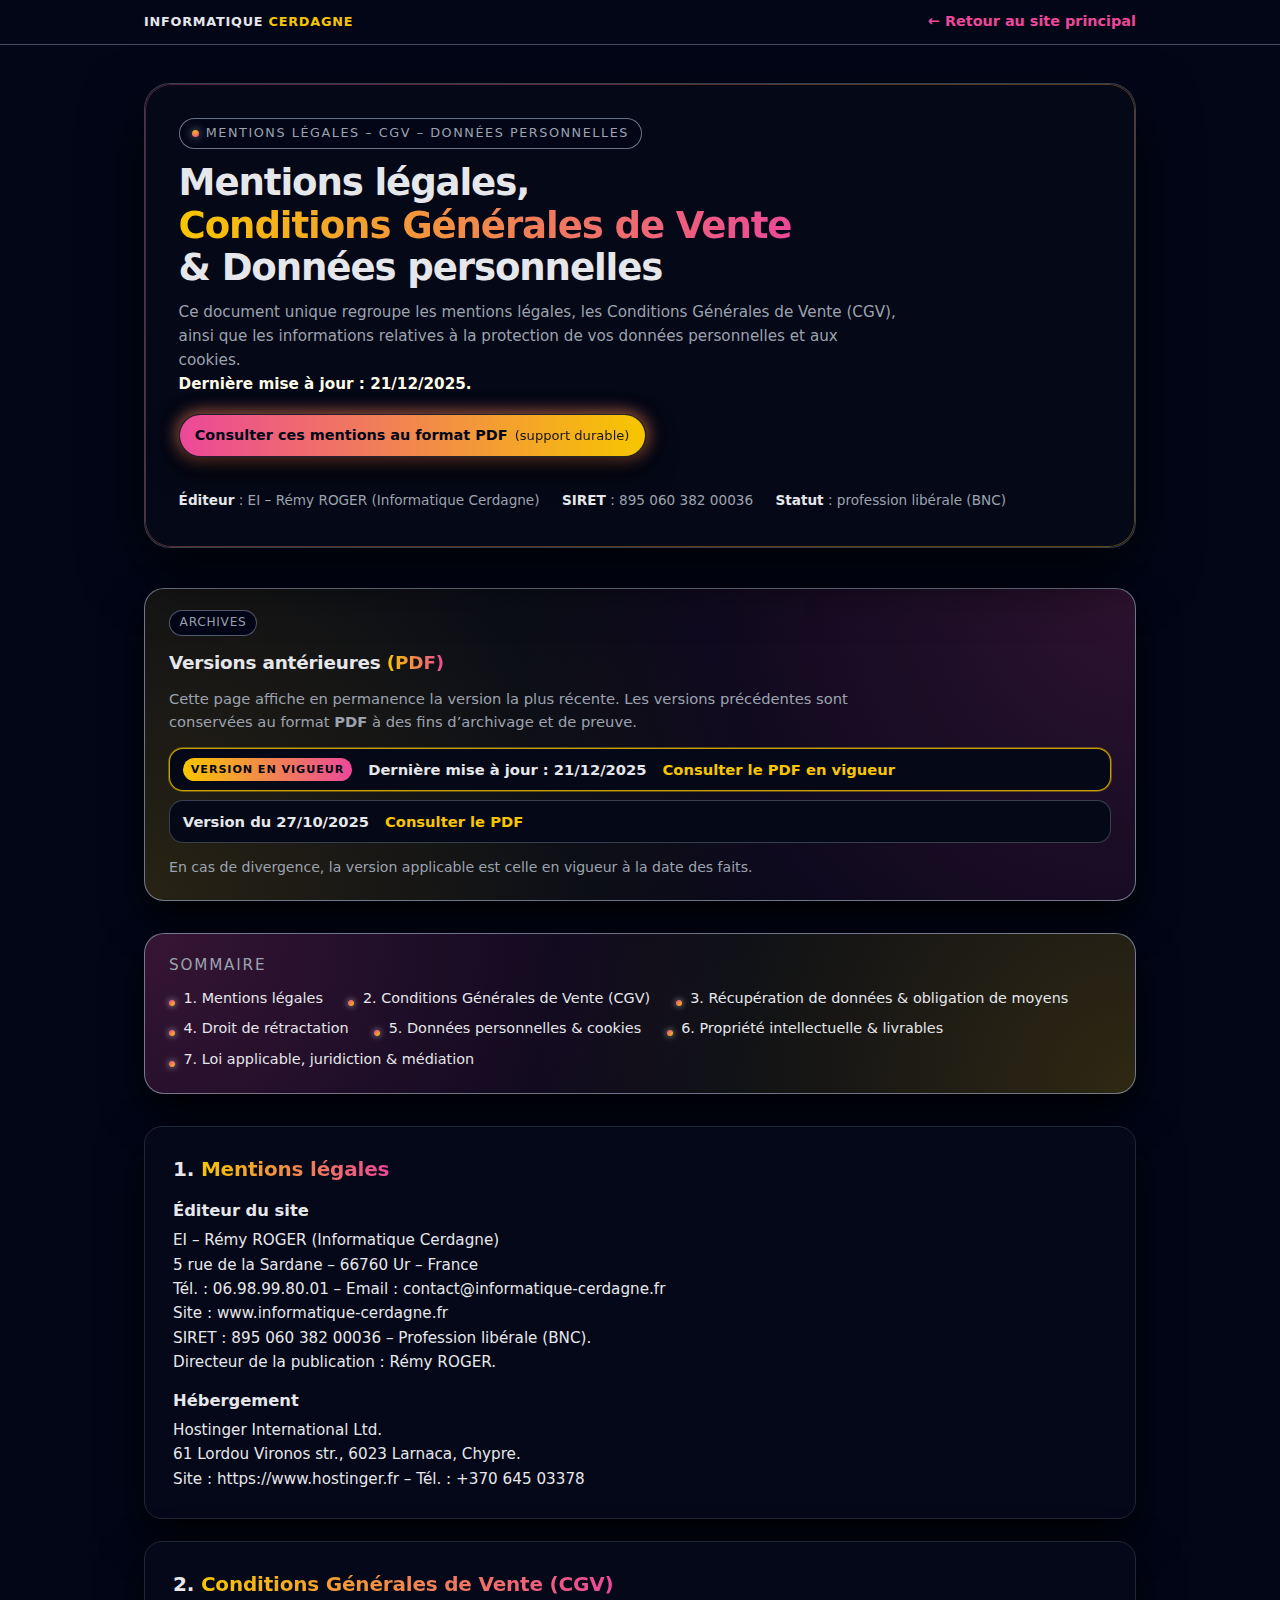
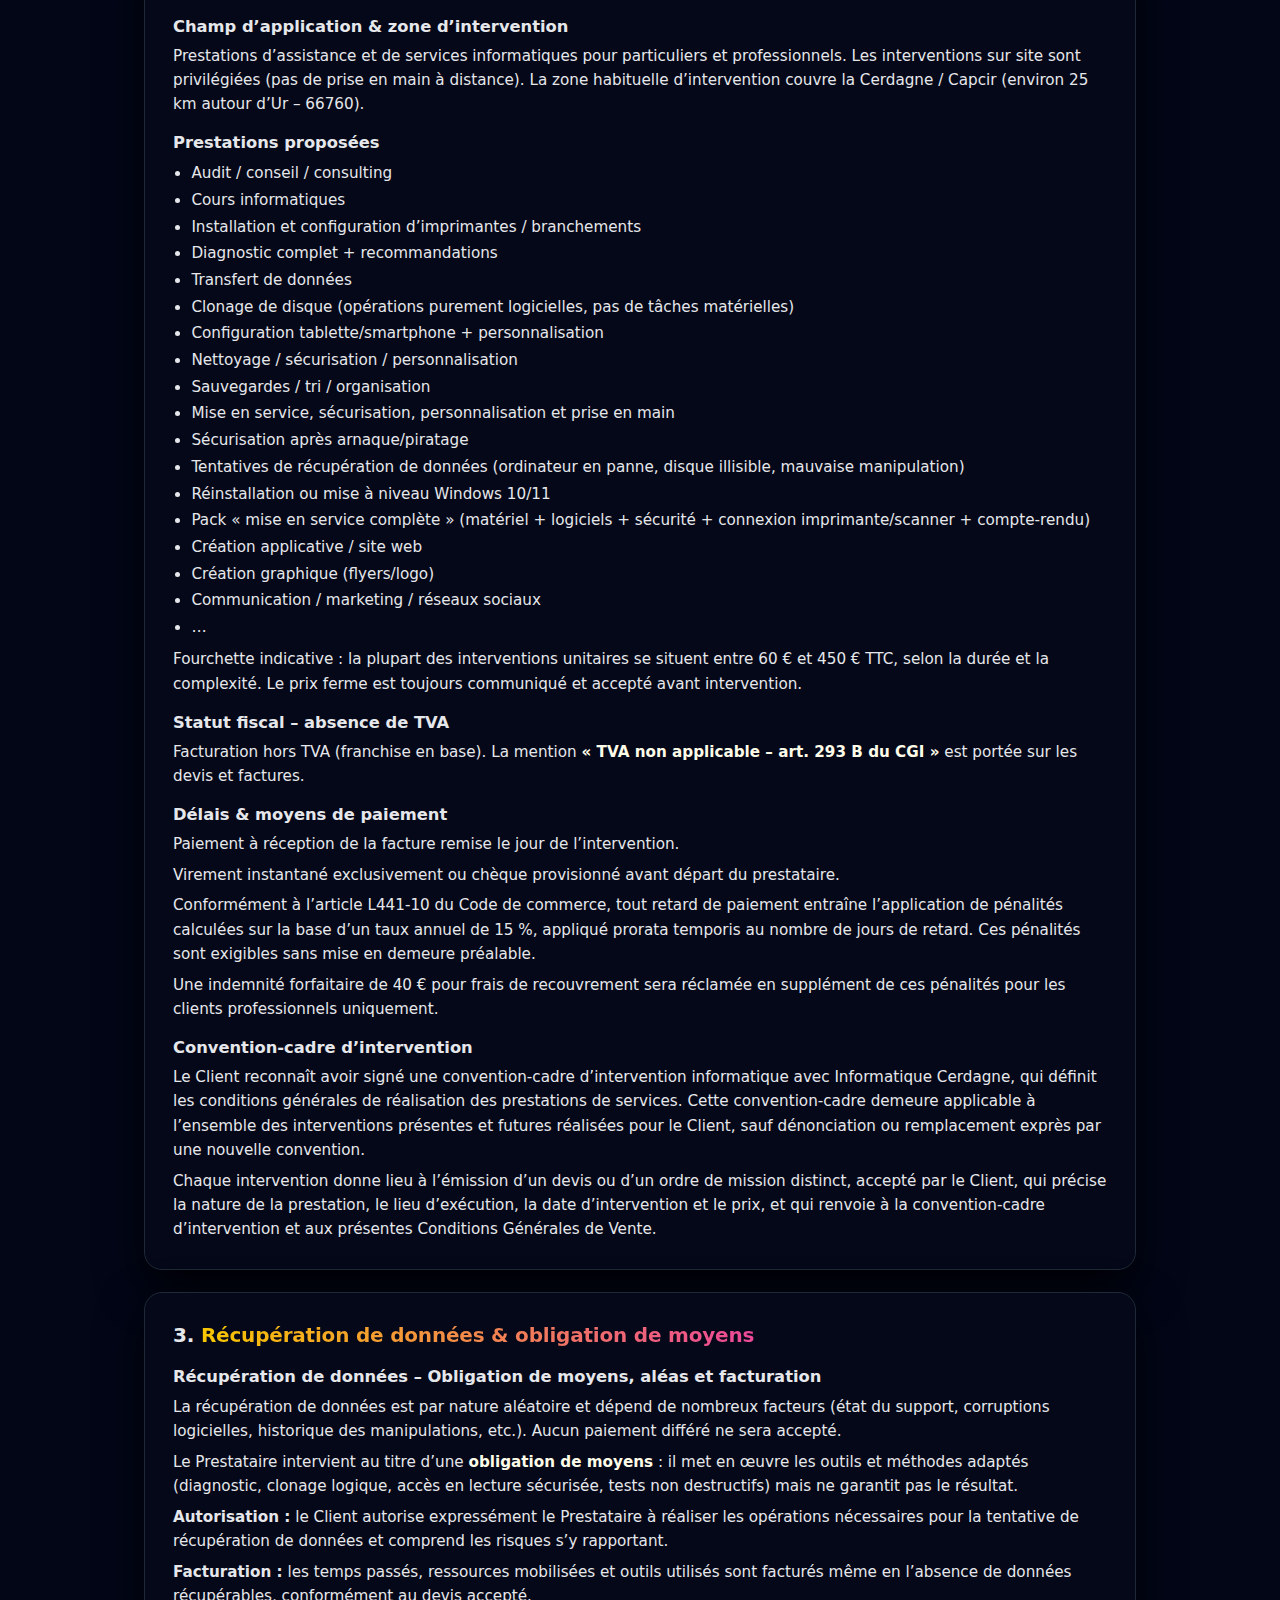
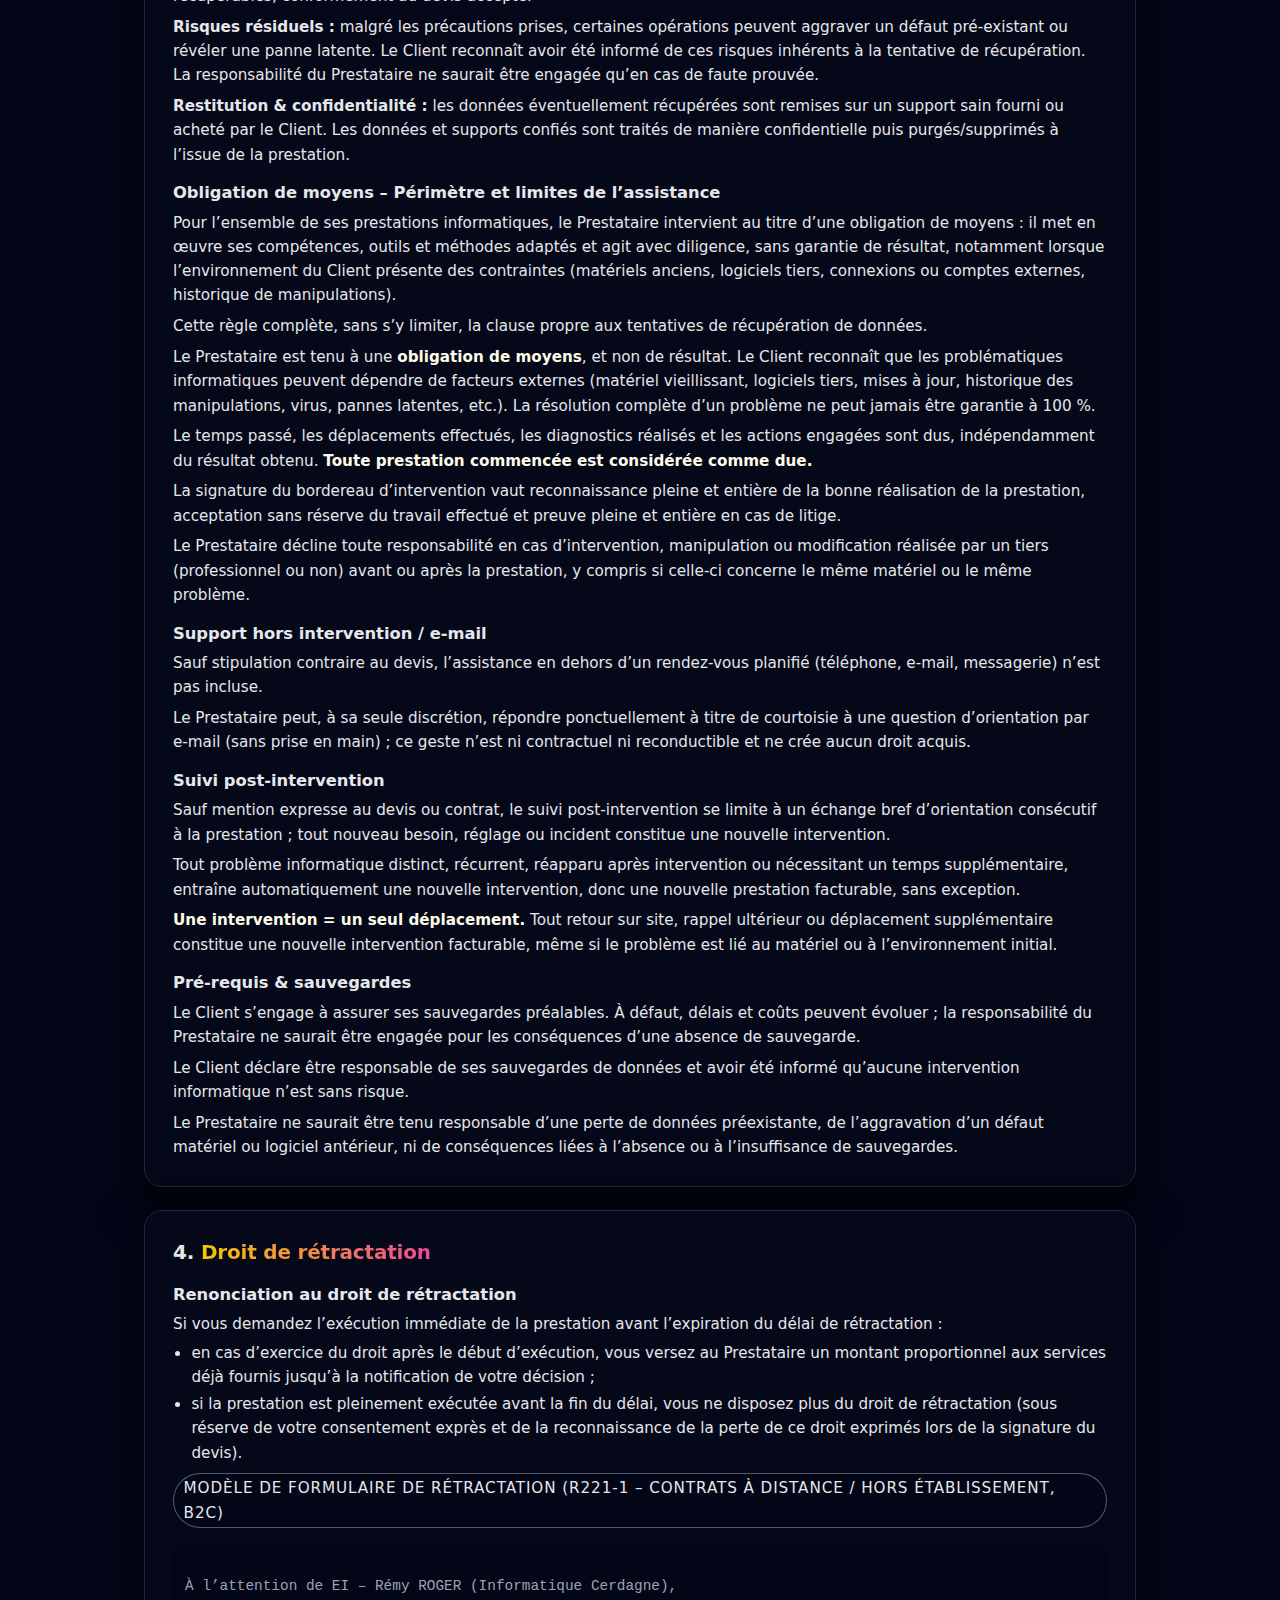
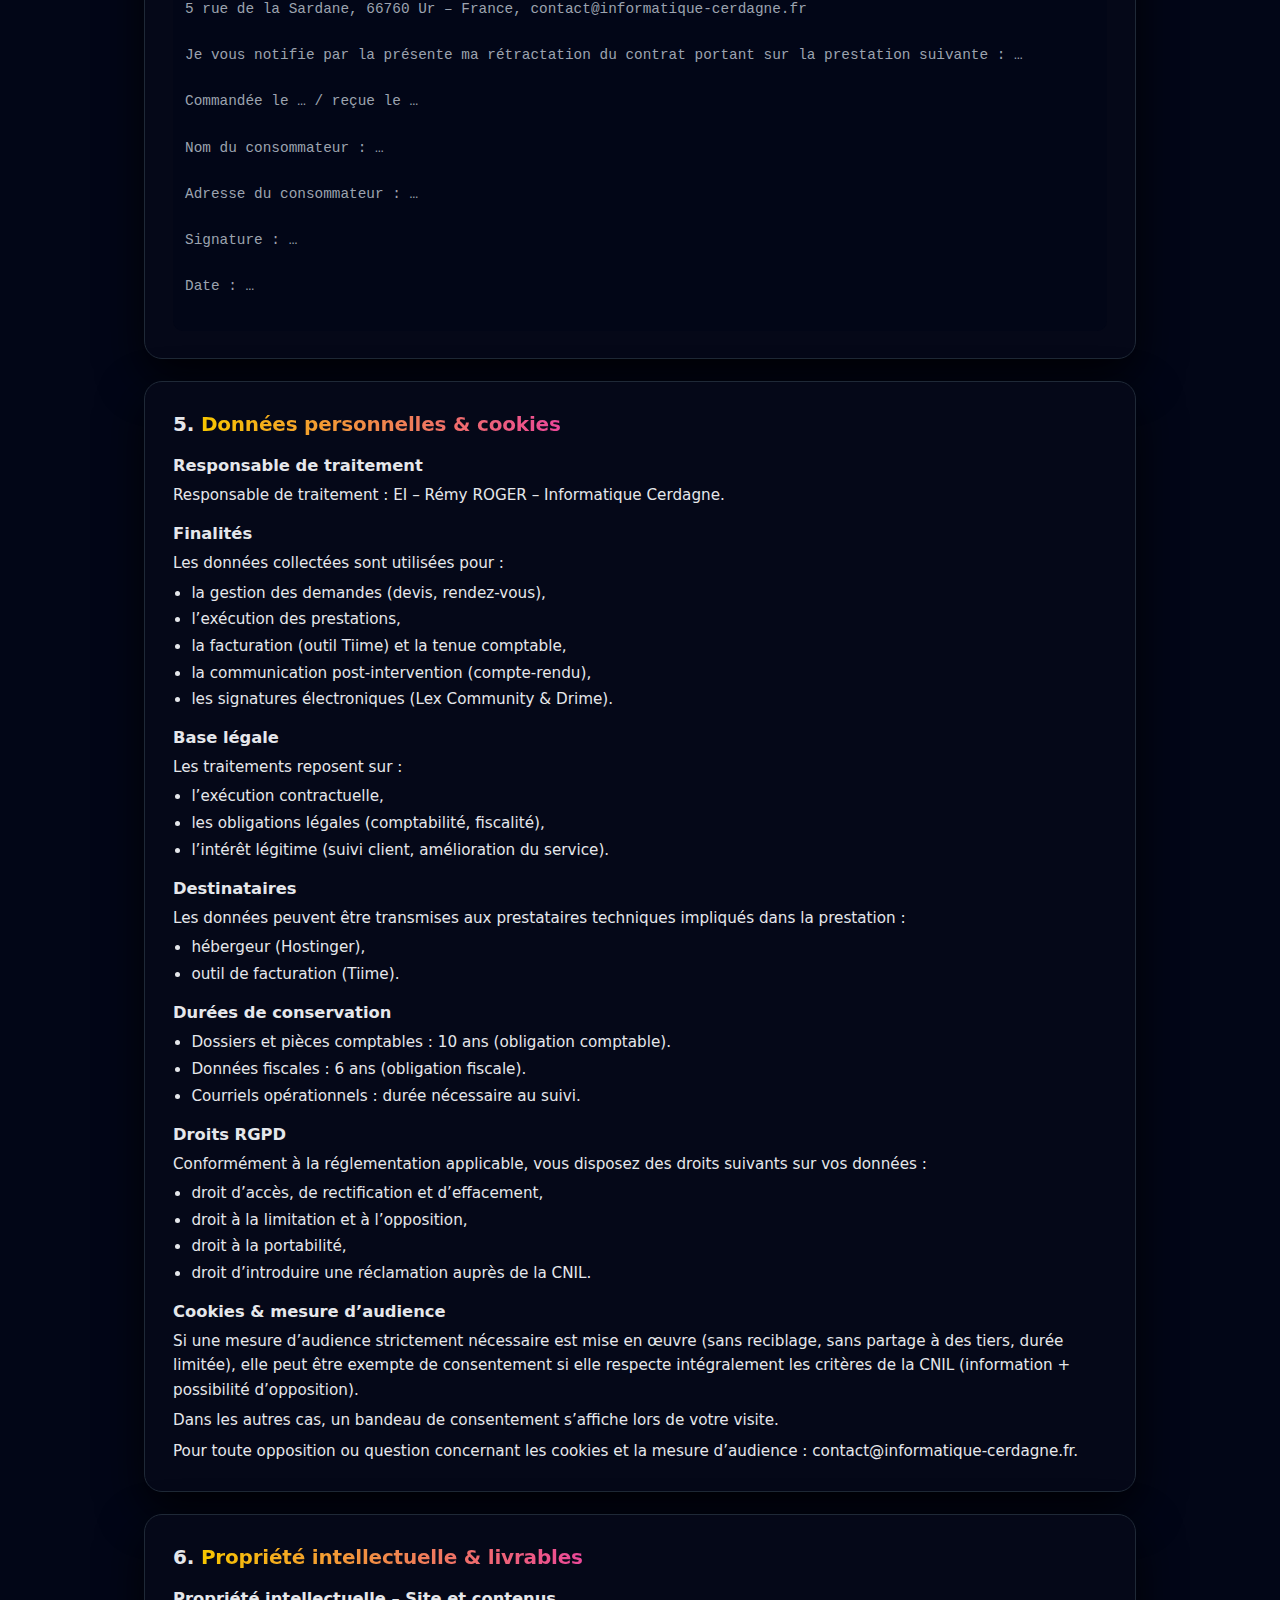
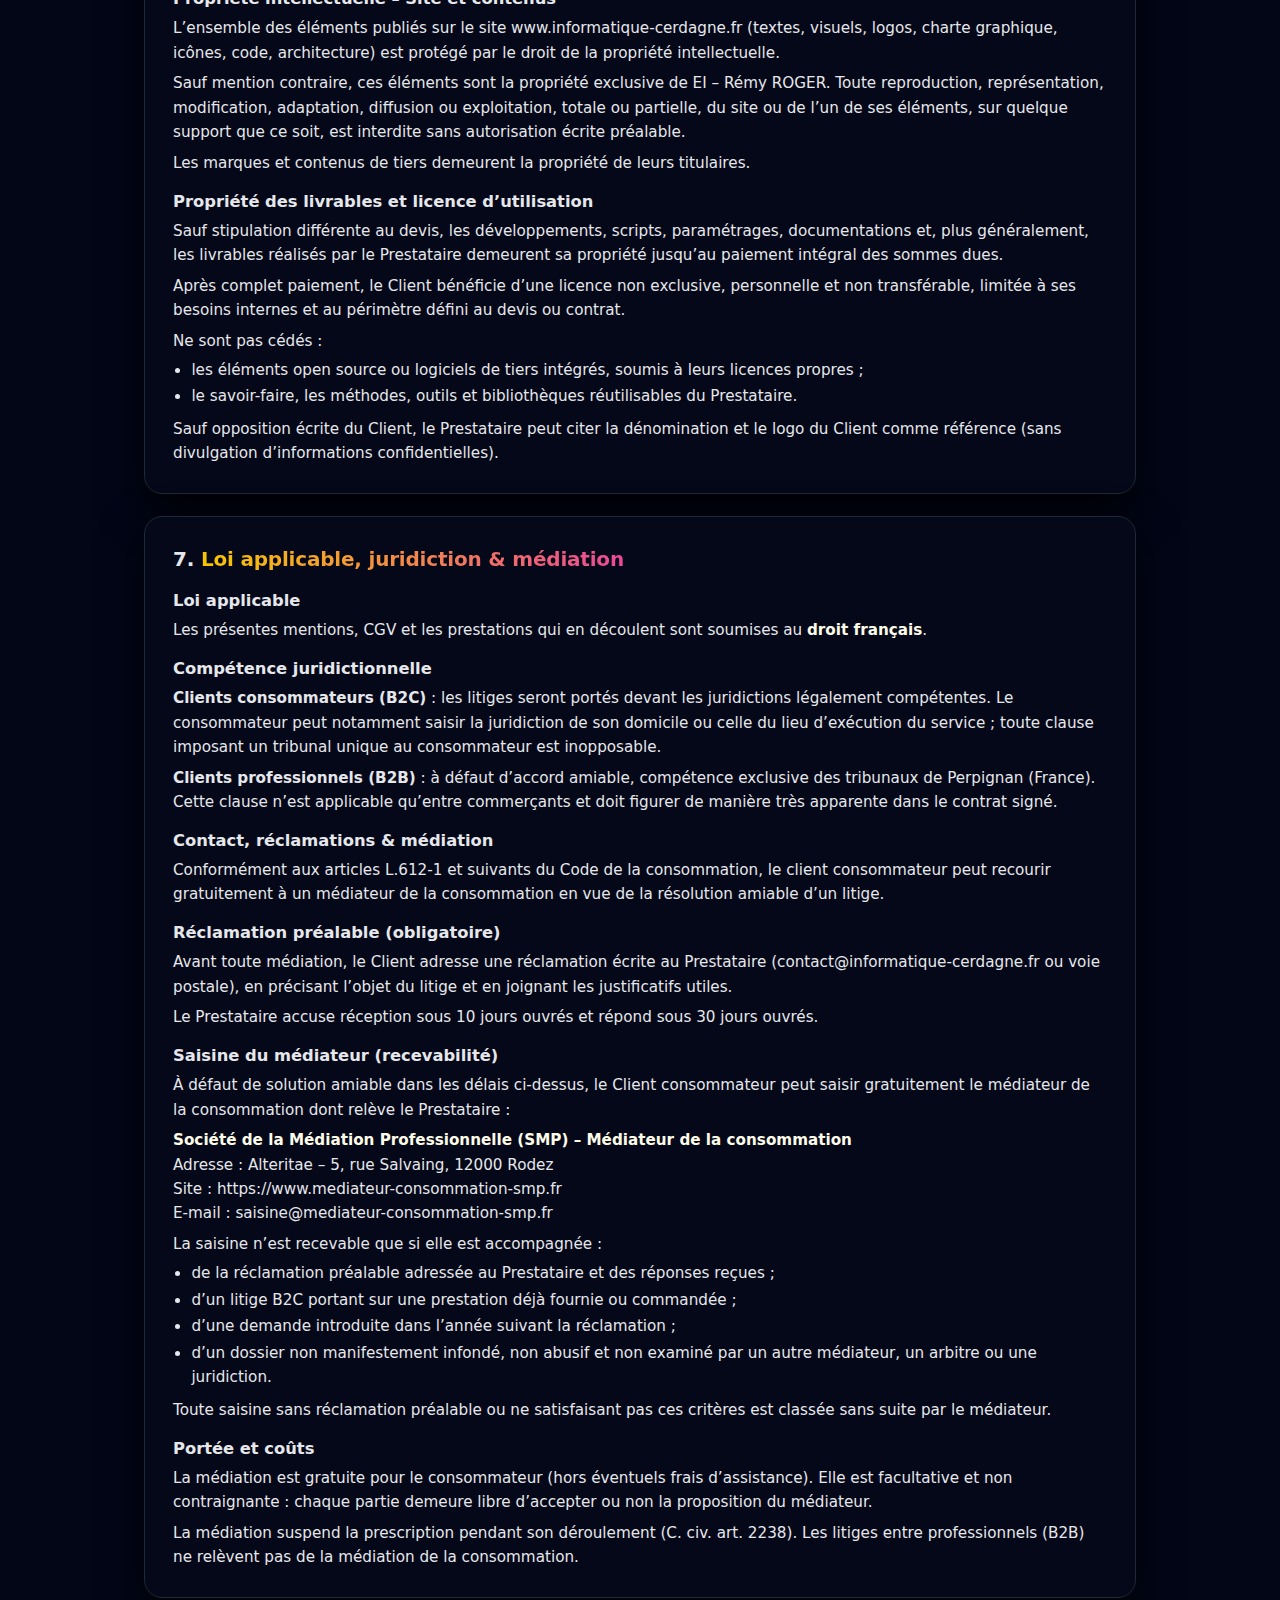
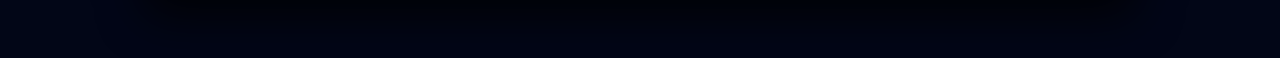
<file: mentions-legales.html>
<!DOCTYPE html>
<html lang="fr">
<head>
  <meta charset="UTF-8">
  <title>Mentions légales, CGV & Données personnelles – Informatique Cerdagne</title>
  <meta name="viewport" content="width=device-width, initial-scale=1">

  <style>
    :root {
      --bg: #020617;             /* bleu nuit très sombre */
      --card: #050816;
      --card-soft: #050818;
      --border-soft: #1f2937;
      --text: #e5e7eb;
      --muted: #9ca3af;
      --yellow: #f7c600;         /* jaune doré charte */
      --pink: #ec4899;           /* rose voiture */
      --radius-xl: 26px;
      --radius-lg: 18px;
      --shadow-soft: 0 24px 60px rgba(0, 0, 0, 0.75);
    }

    * { box-sizing: border-box; margin: 0; padding: 0; }
    html, body { height: 100%; }

    body {
      font-family: system-ui, -apple-system, BlinkMacSystemFont, "SF Pro Text",
        "Segoe UI", sans-serif;
      background: var(--bg);   /* fond uni */
      color: var(--text);
      line-height: 1.6;
      -webkit-font-smoothing: antialiased;
    }

    /* ========= TOP BAR ========= */

    .top-bar {
      border-bottom: 1px solid rgba(148, 163, 184, 0.45);
      background: #020617;
      position: sticky;
      top: 0;
      z-index: 20;
    }

    .top-bar-inner {
      max-width: 1040px;
      margin: 0 auto;
      padding: 0.65rem 1.5rem;
      display: flex;
      align-items: center;
      justify-content: space-between;
      gap: 1rem;
    }

    .brand {
      font-weight: 700;
      letter-spacing: 0.06em;
      text-transform: uppercase;
      font-size: 0.8rem;
      color: #e5e7eb;
    }

    .brand span {
      color: var(--yellow);
    }

    a.premium {
      display: inline-flex;
      align-items: center;
      gap: 6px;
      font-weight: 600;
      text-decoration: none;
      position: relative;
      color: var(--pink);
      font-size: 0.9rem;
      white-space: nowrap;
    }

    a.premium::after {
      content: "";
      position: absolute;
      left: 0;
      bottom: -2px;
      width: 100%;
      height: 2px;
      border-radius: 999px;
      background: linear-gradient(90deg, var(--pink), var(--yellow));
      transform-origin: left;
      transform: scaleX(0);
      transition: transform 0.25s ease-out;
    }

    a.premium:hover::after,
    a.premium:focus-visible::after {
      transform: scaleX(1);
    }

    main {
      max-width: 1040px;
      margin: 0 auto;
      padding: 2.4rem 1.5rem 3.75rem;
    }

    /* ========= HERO ========= */

    header.hero {
      margin-bottom: 2.5rem;
      padding: 2.1rem 2.1rem 2.2rem;
      border-radius: var(--radius-xl);
      background: var(--card);
      box-shadow: var(--shadow-soft);
      border: 1px solid rgba(148, 163, 184, 0.35);
      position: relative;
      overflow: hidden;
    }

    .hero::before {
      content: "";
      position: absolute;
      inset: 0;
      border-radius: inherit;
      pointer-events: none;
      border: 1px solid transparent;
      background:
        linear-gradient(135deg, var(--pink), var(--yellow)) border-box;
      mask:
        linear-gradient(#000 0 0) padding-box,
        linear-gradient(#000 0 0);
      mask-composite: xor;
              mask-composite: exclude;
      opacity: 0.35;
    }

    .hero-inner {
      position: relative;
      z-index: 1;
      display: grid;
      gap: 1.2rem;
    }

    .badge {
      display: inline-flex;
      align-items: center;
      gap: 0.45rem;
      padding: 0.25rem 0.75rem 0.3rem;
      border-radius: 999px;
      font-size: 0.8rem;
      letter-spacing: 0.12em;
      text-transform: uppercase;
      background: #020617;
      color: var(--muted);
      border: 1px solid rgba(148, 163, 184, 0.7);
    }

    .badge-dot {
      width: 7px;
      height: 7px;
      border-radius: 999px;
      background: radial-gradient(circle at 30% 0%, var(--yellow), var(--pink));
      box-shadow: 0 0 10px rgba(248, 250, 252, 0.6);
    }

    h1 {
      font-size: clamp(1.9rem, 2.9vw, 2.4rem);
      line-height: 1.15;
      font-weight: 800;
      letter-spacing: -0.03em;
      margin: 0.8rem 0 0.6rem;
    }

    h1 span.accent {
      background: linear-gradient(90deg, var(--yellow), var(--pink));
      background-clip: text;
      color: transparent;
    }

    .hero-subtitle {
      max-width: 720px;
      color: var(--muted);
      font-size: 0.95rem;
      margin-bottom: 0.35rem;
    }

    .hero-subtitle strong {
      color: #fefce8;
      font-weight: 600;
    }

    .hero-meta {
      display: flex;
      flex-wrap: wrap;
      gap: 0.75rem 1.4rem;
      margin-top: 0.85rem;
      font-size: 0.85rem;
      color: var(--muted);
    }

    .hero-meta strong {
      color: var(--text);
      font-weight: 600;
    }

    /* Bouton de téléchargement PDF (support durable) */
    .hero-actions {
      margin-top: 1.1rem;
    }

    .btn-download {
      display: inline-flex;
      align-items: center;
      gap: 0.45rem;
      padding: 0.55rem 0.95rem;
      border-radius: 999px;
      font-size: 0.9rem;
      font-weight: 600;
      text-decoration: none;
      background: linear-gradient(90deg, var(--pink), var(--yellow));
      color: #020617;
      box-shadow:
        0 12px 30px rgba(0, 0, 0, 0.7),
        0 0 18px rgba(236, 72, 153, 0.55),
        0 0 16px rgba(247, 198, 0, 0.55);
      border: 1px solid rgba(15, 23, 42, 0.9);
      transition: transform 0.18s ease-out, box-shadow 0.18s ease-out, filter 0.18s ease-out;
    }

    .btn-download__note {
      font-weight: 500;
      font-size: 0.82rem;
      opacity: 0.9;
    }

    .btn-download:hover,
    .btn-download:focus-visible {
      transform: translateY(-1px);
      box-shadow:
        0 16px 40px rgba(0, 0, 0, 0.85),
        0 0 22px rgba(236, 72, 153, 0.7),
        0 0 18px rgba(247, 198, 0, 0.7);
      filter: brightness(1.03);
    }

    /* ========= SOMMAIRE ========= */

    .legal-toc {
      margin-bottom: 2rem;
      padding: 1.2rem 1.5rem 1.4rem;
      border-radius: 20px;
      background:
        radial-gradient(circle at 0% 0%, rgba(236, 72, 153, 0.22), transparent 60%),
        radial-gradient(circle at 100% 100%, rgba(247, 198, 0, 0.18), transparent 60%),
        #020617;
      border: 1px solid rgba(148, 163, 184, 0.7);
      box-shadow: 0 18px 40px rgba(0, 0, 0, 0.85);
    }

    .legal-toc-title {
      font-size: 0.95rem;
      text-transform: uppercase;
      letter-spacing: 0.12em;
      color: var(--muted);
      margin-bottom: 0.6rem;
    }

    .legal-toc-list {
      list-style: none;
      display: flex;
      flex-wrap: wrap;
      gap: 0.45rem 1.6rem;
      font-size: 0.9rem;
    }

    .legal-toc-list a {
      color: var(--text);
      text-decoration: none;
      position: relative;
      padding-left: 0.9rem;
    }

    .legal-toc-list a::before {
      content: "";
      position: absolute;
      left: 0;
      top: 0.7em;
      width: 6px;
      height: 6px;
      border-radius: 999px;
      background: linear-gradient(135deg, var(--pink), var(--yellow));
      box-shadow: 0 0 6px rgba(248, 250, 252, 0.7);
    }

    .legal-toc-list a:hover,
    .legal-toc-list a:focus-visible {
      color: var(--yellow);
    }

    /* ========= CONTENU ========= */

    .legal-grid {
      display: flex;
      flex-direction: column;
      gap: 1.4rem;
    }

    .legal-block {
      border-radius: var(--radius-lg);
      background: var(--card-soft);
      border: 1px solid var(--border-soft);
      box-shadow: 0 18px 45px rgba(0, 0, 0, 0.8);
      padding: 1.6rem 1.75rem 1.7rem;
    }

    .legal-block h2 {
      font-size: 1.25rem;
      margin-bottom: 0.4rem;
      letter-spacing: -0.01em;
    }

    .legal-block h2 span {
      background: linear-gradient(90deg, var(--yellow), var(--pink));
      background-clip: text;
      color: transparent;
    }

    .legal-block h3 {
      font-size: 1.02rem;
      margin-top: 0.85rem;
      margin-bottom: 0.25rem;
    }

    .legal-block p {
      font-size: 0.95rem;
      color: var(--text);
    }

    .legal-block p + p {
      margin-top: 0.4rem;
    }

    .legal-block ul {
      margin: 0.3rem 0 0.5rem 0;
      padding-left: 1.15rem;
      font-size: 0.95rem;
      color: var(--text);
    }

    .legal-block li + li {
      margin-top: 0.15rem;
    }

    .muted {
      color: var(--muted);
      font-size: 0.9rem;
    }

    .legal-inline-title {
      font-weight: 600;
    }

    .code-like {
      font-family: ui-monospace, SFMono-Regular, Menlo, Monaco, Consolas, "Liberation Mono", "Courier New", monospace;
      font-size: 0.9rem;
      background: #020617;
      border-radius: 10px;
      padding: 0.6rem 0.75rem;
      margin-top: 0.5rem;
      color: var(--muted);
      white-space: pre-wrap;
    }

    .badge-pill {
      display: inline-flex;
      align-items: center;
      gap: 0.35rem;
      border-radius: 999px;
      padding: 0.14rem 0.6rem;
      background: #020617;
      border: 1px solid rgba(148, 163, 184, 0.55);
      font-size: 0.76rem;
      letter-spacing: 0.06em;
      text-transform: uppercase;
      color: var(--muted);
      margin-bottom: 0.4rem;
    }

    .highlight {
      font-weight: 600;
      color: #fefce8;
    }

    .quote {
      margin-top: 0.6rem;
      padding-left: 0.9rem;
      border-left: 2px solid rgba(248, 250, 252, 0.2);
      color: var(--muted);
      font-size: 0.9rem;
      font-style: italic;
    }

    /* ========= PRINT ========= */

    @media print {
      body { background: #000; }
      .top-bar { display: none; }
      header.hero,
      .legal-block,
      .legal-toc {
        box-shadow: none;
      }
      .hero::before { opacity: 0.6; }
    }

    /* ========= RESPONSIVE ========= */

    @media (max-width: 720px) {
      .top-bar-inner {
        padding: 0.6rem 1.1rem;
        flex-direction: column;
        align-items: flex-start;
      }
      main {
        padding: 2.1rem 1.1rem 2.8rem;
      }
      header.hero {
        padding: 1.8rem 1.4rem 1.7rem;
      }
      .legal-block {
        padding: 1.4rem 1.3rem 1.45rem;
      }
      .legal-toc-list {
        flex-direction: column;
        align-items: flex-start;
      }
    }

    .legal-versions {
      margin-bottom: 2rem;
      padding: 1.2rem 1.5rem 1.35rem;
      border-radius: 20px;
      background:
        radial-gradient(circle at 0% 100%, rgba(247,198,0,0.15), transparent 60%),
        radial-gradient(circle at 100% 0%, rgba(236,72,153,0.18), transparent 60%),
        #020617;
      border: 1px solid rgba(148,163,184,0.7);
      box-shadow: 0 18px 40px rgba(0, 0, 0, 0.85);
    }

    .legal-versions-title {
      font-size: 1.15rem;
      margin: 0.35rem 0 0.6rem;
      letter-spacing: -0.01em;
    }

    .legal-versions-title span {
      background: linear-gradient(90deg, var(--yellow), var(--pink));
      background-clip: text;
      color: transparent;
    }

    .legal-versions-intro {
      font-size: 0.92rem;
      color: var(--muted);
      max-width: 760px;
      margin-bottom: 0.9rem;
    }

    .legal-versions-list {
      list-style: none;
      display: flex;
      flex-direction: column;
      gap: 0.55rem;
      font-size: 0.92rem;
    }

    .legal-versions-list li {
      display: flex;
      flex-wrap: wrap;
      gap: 0.6rem 1rem;
      align-items: center;
      padding: 0.55rem 0.8rem;
      border-radius: 14px;
      background: #050816;
      border: 1px solid rgba(148,163,184,0.35);
    }

    .legal-versions-list li.current {
      border-color: rgba(247,198,0,0.8);
      box-shadow: 0 0 0 1px rgba(247,198,0,0.35);
    }

    .version-tag {
      font-size: 0.7rem;
      letter-spacing: 0.08em;
      text-transform: uppercase;
      padding: 0.15rem 0.5rem;
      border-radius: 999px;
      background: linear-gradient(90deg, var(--yellow), var(--pink));
      color: #020617;
      font-weight: 800;
    }

    .legal-versions-list a {
      color: var(--yellow);
      text-decoration: none;
      font-weight: 650;
    }

    .legal-versions-list a:hover,
    .legal-versions-list a:focus-visible {
      text-decoration: underline;
    }

    .legal-versions-footnote {
      margin-top: 0.8rem;
      font-size: 0.88rem;
    }

  </style>
</head>
<body>
  <header class="top-bar">
    <div class="top-bar-inner">
      <div class="brand">
        INFORMATIQUE <span>CERDAGNE</span>
      </div>
      <a href="index.html" class="premium">
        ← Retour au site principal
      </a>
    </div>
  </header>

  <main>
    <header class="hero">
      <div class="hero-inner">
        <div>
          <div class="badge">
            <span class="badge-dot"></span>
            Mentions légales – CGV – Données personnelles
          </div>
          <h1>
            Mentions légales,<br>
            <span class="accent">Conditions Générales de Vente</span><br>
            & Données personnelles
          </h1>
          <p class="hero-subtitle">
            Ce document unique regroupe les mentions légales, les Conditions Générales de Vente (CGV),
            ainsi que les informations relatives à la protection de vos données personnelles et aux cookies.<br>
            <strong>Dernière mise à jour : 21/12/2025.</strong>
          </p>
          <div class="hero-actions">
            <a
              href="/mentions-legales.pdf"
              class="btn-download"
            >
              Consulter ces mentions au format PDF
              <span class="btn-download__note">(support durable)</span>
            </a>
          </div>
        </div>
        <div class="hero-meta">
          <div><strong>Éditeur</strong> : EI – Rémy ROGER (Informatique Cerdagne)</div>
          <div><strong>SIRET</strong> : 895&nbsp;060&nbsp;382&nbsp;00036</div>
          <div><strong>Statut</strong> : profession libérale (BNC)</div>
        </div>
      </div>
    </header>

    <section class="legal-versions" aria-label="Archives des versions des mentions légales (PDF)">
      <div class="legal-versions-inner">
        <div class="badge-pill">Archives</div>

        <h2 class="legal-versions-title">
          Versions antérieures <span>(PDF)</span>
        </h2>

        <p class="legal-versions-intro">
          Cette page affiche en permanence la version la plus récente.
          Les versions précédentes sont conservées au format <strong>PDF</strong> à des fins d’archivage et de preuve.
        </p>

        <ul class="legal-versions-list">
          <li class="current">
            <span class="version-tag">Version en vigueur</span>
            <strong>Dernière mise à jour : 21/12/2025</strong>
            <a href="/mentions-legales.pdf">
              Consulter le PDF en vigueur
            </a>
          </li>

          <li>
            <strong>Version du 27/10/2025</strong>
            <a href="/archives/mentions-legales-2025-10-27.pdf">
              Consulter le PDF
            </a>
          </li>
        </ul>

        <p class="legal-versions-footnote muted">
          En cas de divergence, la version applicable est celle en vigueur à la date des faits.
        </p>
      </div>
    </section>

    <!-- SOMMAIRE -->
    <nav class="legal-toc" aria-label="Sommaire des mentions légales">
      <div class="legal-toc-title">Sommaire</div>
      <ol class="legal-toc-list">
        <li><a href="#mentions">1. Mentions légales</a></li>
        <li><a href="#cgv">2. Conditions Générales de Vente (CGV)</a></li>
        <li><a href="#donnees">3. Récupération de données & obligation de moyens</a></li>
        <li><a href="#retractation">4. Droit de rétractation</a></li>
        <li><a href="#donnees-personnelles">5. Données personnelles & cookies</a></li>
        <li><a href="#propriete">6. Propriété intellectuelle & livrables</a></li>
        <li><a href="#loi-mediaton">7. Loi applicable, juridiction & médiation</a></li>
      </ol>
    </nav>

    <section class="legal-grid" aria-label="Mentions légales, CGV et politique de confidentialité">

      <!-- Mentions légales -->
      <article class="legal-block" id="mentions">
        <h2>1. <span>Mentions légales</span></h2>

        <h3>Éditeur du site</h3>
        <p>
          EI – Rémy ROGER (Informatique Cerdagne)<br>
          5 rue de la Sardane – 66760 Ur – France<br>
          Tél. : 06.98.99.80.01 – Email : contact@informatique-cerdagne.fr<br>
          Site : www.informatique-cerdagne.fr<br>
          SIRET : 895 060 382 00036 – Profession libérale (BNC).<br>
          Directeur de la publication : Rémy ROGER.
        </p>

        <h3>Hébergement</h3>
        <p>
          Hostinger International Ltd.<br>
          61 Lordou Vironos str., 6023 Larnaca, Chypre.<br>
          Site : https://www.hostinger.fr – Tél. : +370 645 03378
        </p>
      </article>

      <!-- CGV / champ & prestations -->
      <article class="legal-block" id="cgv">
        <h2>2. <span>Conditions Générales de Vente (CGV)</span></h2>

        <h3>Champ d’application & zone d’intervention</h3>
        <p>
          Prestations d’assistance et de services informatiques pour particuliers et professionnels.
          Les interventions sur site sont privilégiées (pas de prise en main à distance).
          La zone habituelle d’intervention couvre la Cerdagne / Capcir (environ 25 km autour d’Ur – 66760).
        </p>

        <h3>Prestations proposées</h3>
        <ul>
          <li>Audit / conseil / consulting</li>
          <li>Cours informatiques</li>
          <li>Installation et configuration d’imprimantes / branchements</li>
          <li>Diagnostic complet + recommandations</li>
          <li>Transfert de données</li>
          <li>Clonage de disque (opérations purement logicielles, pas de tâches matérielles)</li>
          <li>Configuration tablette/smartphone + personnalisation</li>
          <li>Nettoyage / sécurisation / personnalisation</li>
          <li>Sauvegardes / tri / organisation</li>
          <li>Mise en service, sécurisation, personnalisation et prise en main</li>
          <li>Sécurisation après arnaque/piratage</li>
          <li>Tentatives de récupération de données (ordinateur en panne, disque illisible, mauvaise manipulation)</li>
          <li>Réinstallation ou mise à niveau Windows 10/11</li>
          <li>Pack « mise en service complète » (matériel + logiciels + sécurité + connexion imprimante/scanner + compte-rendu)</li>
          <li>Création applicative / site web</li>
          <li>Création graphique (flyers/logo)</li>
          <li>Communication / marketing / réseaux sociaux</li>
          <li>…</li>
        </ul>

        <p class="muted">
          Fourchette indicative : la plupart des interventions unitaires se situent entre 60&nbsp;€ et 450&nbsp;€ TTC,
          selon la durée et la complexité. Le prix ferme est toujours communiqué et accepté avant intervention.
        </p>

        <h3>Statut fiscal – absence de TVA</h3>
        <p>
          Facturation hors TVA (franchise en base). La mention
          <span class="highlight">« TVA non applicable – art. 293 B du CGI »</span>
          est portée sur les devis et factures.
        </p>

        <h3>Délais & moyens de paiement</h3>
        <p>
          Paiement à réception de la facture remise le jour de l’intervention.
        </p>
        <p>
          Virement instantané exclusivement ou chèque provisionné avant départ du prestataire.
        </p>
        <p>
          Conformément à l’article L441-10 du Code de commerce, tout retard de paiement entraîne
          l’application de pénalités calculées sur la base d’un taux annuel de 15&nbsp;%, appliqué prorata temporis
          au nombre de jours de retard. Ces pénalités sont exigibles sans mise en demeure préalable.
        </p>
        <p>
          Une indemnité forfaitaire de 40&nbsp;€ pour frais de recouvrement sera réclamée en supplément
          de ces pénalités pour les clients professionnels uniquement.
        </p>

        <h3>Convention-cadre d’intervention</h3>
        <p>
          Le Client reconnaît avoir signé une convention-cadre d’intervention informatique avec Informatique Cerdagne,
          qui définit les conditions générales de réalisation des prestations de services. Cette convention-cadre demeure
          applicable à l’ensemble des interventions présentes et futures réalisées pour le Client, sauf dénonciation
          ou remplacement exprès par une nouvelle convention.
        </p>
        <p>
          Chaque intervention donne lieu à l’émission d’un devis ou d’un ordre de mission distinct, accepté par le Client,
          qui précise la nature de la prestation, le lieu d’exécution, la date d’intervention et le prix, et qui renvoie
          à la convention-cadre d’intervention et aux présentes Conditions Générales de Vente.
        </p>

      </article>

      <!-- Récupération de données, obligation de moyens, suivi -->
      <article class="legal-block" id="donnees">
        <h2>3. <span>Récupération de données & obligation de moyens</span></h2>

        <h3>Récupération de données – Obligation de moyens, aléas et facturation</h3>
        <p>
          La récupération de données est par nature aléatoire et dépend de nombreux facteurs
          (état du support, corruptions logicielles, historique des manipulations, etc.).
          Aucun paiement différé ne sera accepté.
        </p>
        <p>
          Le Prestataire intervient au titre d’une <span class="highlight">obligation de moyens</span> :
          il met en œuvre les outils et méthodes adaptés (diagnostic, clonage logique, accès en lecture
          sécurisée, tests non destructifs) mais ne garantit pas le résultat.
        </p>
        <p>
          <span class="legal-inline-title">Autorisation :</span> le Client autorise expressément le Prestataire
          à réaliser les opérations nécessaires pour la tentative de récupération de données et comprend
          les risques s’y rapportant.
        </p>
        <p>
          <span class="legal-inline-title">Facturation :</span> les temps passés, ressources mobilisées et outils
          utilisés sont facturés même en l’absence de données récupérables, conformément au devis accepté.
        </p>
        <p>
          <span class="legal-inline-title">Risques résiduels :</span> malgré les précautions prises, certaines
          opérations peuvent aggraver un défaut pré-existant ou révéler une panne latente. Le Client
          reconnaît avoir été informé de ces risques inhérents à la tentative de récupération. La
          responsabilité du Prestataire ne saurait être engagée qu’en cas de faute prouvée.
        </p>
        <p>
          <span class="legal-inline-title">Restitution & confidentialité :</span> les données éventuellement
          récupérées sont remises sur un support sain fourni ou acheté par le Client. Les données
          et supports confiés sont traités de manière confidentielle puis purgés/supprimés à l’issue
          de la prestation.
        </p>

        <h3>Obligation de moyens – Périmètre et limites de l’assistance</h3>
        <p>
          Pour l’ensemble de ses prestations informatiques, le Prestataire intervient au titre d’une
          obligation de moyens : il met en œuvre ses compétences, outils et méthodes adaptés et agit
          avec diligence, sans garantie de résultat, notamment lorsque l’environnement du Client
          présente des contraintes (matériels anciens, logiciels tiers, connexions ou comptes externes,
          historique de manipulations).
        </p>
        <p>
          Cette règle complète, sans s’y limiter, la clause propre aux tentatives de récupération de données.
        </p>
        <p>
          Le Prestataire est tenu à une <span class="highlight">obligation de moyens</span>, et non de résultat.
          Le Client reconnaît que les problématiques informatiques peuvent dépendre de facteurs externes
          (matériel vieillissant, logiciels tiers, mises à jour, historique des manipulations, virus, pannes latentes, etc.).
          La résolution complète d’un problème ne peut jamais être garantie à 100&nbsp;%.
        </p>
        <p>
          Le temps passé, les déplacements effectués, les diagnostics réalisés et les actions engagées
          sont dus, indépendamment du résultat obtenu. <span class="highlight">Toute prestation commencée est considérée comme due.</span>
        </p>
        <p>
          La signature du bordereau d’intervention vaut reconnaissance pleine et entière de la bonne réalisation de la prestation,
          acceptation sans réserve du travail effectué et preuve pleine et entière en cas de litige.
        </p>
        <p>
          Le Prestataire décline toute responsabilité en cas d’intervention, manipulation ou modification réalisée par un tiers
          (professionnel ou non) avant ou après la prestation, y compris si celle-ci concerne le même matériel ou le même problème.
        </p>

        <h3>Support hors intervention / e-mail</h3>
        <p>
          Sauf stipulation contraire au devis, l’assistance en dehors d’un rendez-vous planifié
          (téléphone, e-mail, messagerie) n’est pas incluse.
        </p>
        <p>
          Le Prestataire peut, à sa seule discrétion, répondre ponctuellement à titre de courtoisie
          à une question d’orientation par e-mail (sans prise en main) ; ce geste n’est ni contractuel
          ni reconductible et ne crée aucun droit acquis.
        </p>

        <h3>Suivi post-intervention</h3>
        <p>
          Sauf mention expresse au devis ou contrat, le suivi post-intervention se limite à un
          échange bref d’orientation consécutif à la prestation ; tout nouveau besoin, réglage
          ou incident constitue une nouvelle intervention.
        </p>
        <p>
          Tout problème informatique distinct, récurrent, réapparu après intervention ou nécessitant un temps supplémentaire,
          entraîne automatiquement une nouvelle intervention, donc une nouvelle prestation facturable, sans exception.
        </p>
        <p>
          <span class="highlight">Une intervention = un seul déplacement.</span>
          Tout retour sur site, rappel ultérieur ou déplacement supplémentaire constitue une nouvelle intervention facturable,
          même si le problème est lié au matériel ou à l’environnement initial.
        </p>

        <h3>Pré-requis & sauvegardes</h3>
        <p>
          Le Client s’engage à assurer ses sauvegardes préalables. À défaut, délais et coûts
          peuvent évoluer ; la responsabilité du Prestataire ne saurait être engagée pour les
          conséquences d’une absence de sauvegarde.
        </p>
        <p>
          Le Client déclare être responsable de ses sauvegardes de données et avoir été informé
          qu’aucune intervention informatique n’est sans risque.
        </p>
        <p>
          Le Prestataire ne saurait être tenu responsable d’une perte de données préexistante,
          de l’aggravation d’un défaut matériel ou logiciel antérieur, ni de conséquences liées à l’absence
          ou à l’insuffisance de sauvegardes.
        </p>
      </article>

      <!-- Rétractation -->
      <article class="legal-block" id="retractation">
        <h2>4. <span>Droit de rétractation</span></h2>

        <h3>Renonciation au droit de rétractation</h3>
        <p>
          Si vous demandez l’exécution immédiate de la prestation avant l’expiration du délai
          de rétractation :
        </p>
        <ul>
          <li>
            en cas d’exercice du droit après le début d’exécution, vous versez au Prestataire
            un montant proportionnel aux services déjà fournis jusqu’à la notification de
            votre décision ;
          </li>
          <li>
            si la prestation est pleinement exécutée avant la fin du délai, vous ne disposez
            plus du droit de rétractation (sous réserve de votre consentement exprès et de la
            reconnaissance de la perte de ce droit exprimés lors de la signature du devis).
          </li>
        </ul>

        <p class="badge-pill">Modèle de formulaire de rétractation (R221-1 – contrats à distance / hors établissement, B2C)</p>
        <div class="code-like">
À l’attention de EI – Rémy ROGER (Informatique Cerdagne),
5 rue de la Sardane, 66760 Ur – France, contact@informatique-cerdagne.fr

Je vous notifie par la présente ma rétractation du contrat portant sur la prestation suivante : …

Commandée le … / reçue le …

Nom du consommateur : …

Adresse du consommateur : …

Signature : …

Date : …
        </div>
      </article>

      <!-- Données personnelles & cookies -->
      <article class="legal-block" id="donnees-personnelles">
        <h2>5. <span>Données personnelles & cookies</span></h2>

        <h3>Responsable de traitement</h3>
        <p>
          Responsable de traitement : EI – Rémy ROGER – Informatique Cerdagne.
        </p>

        <h3>Finalités</h3>
        <p>
          Les données collectées sont utilisées pour :
        </p>
        <ul>
          <li>la gestion des demandes (devis, rendez-vous),</li>
          <li>l’exécution des prestations,</li>
          <li>la facturation (outil Tiime) et la tenue comptable,</li>
          <li>la communication post-intervention (compte-rendu),</li>
          <li>les signatures électroniques (Lex Community &amp; Drime).</li>
        </ul>

        <h3>Base légale</h3>
        <p>
          Les traitements reposent sur :
        </p>
        <ul>
          <li>l’exécution contractuelle,</li>
          <li>les obligations légales (comptabilité, fiscalité),</li>
          <li>l’intérêt légitime (suivi client, amélioration du service).</li>
        </ul>

        <h3>Destinataires</h3>
        <p>
          Les données peuvent être transmises aux prestataires techniques impliqués dans la
          prestation :
        </p>
        <ul>
          <li>hébergeur (Hostinger),</li>
          <li>outil de facturation (Tiime).</li>
        </ul>

        <h3>Durées de conservation</h3>
        <ul>
          <li>Dossiers et pièces comptables : 10 ans (obligation comptable).</li>
          <li>Données fiscales : 6 ans (obligation fiscale).</li>
          <li>Courriels opérationnels : durée nécessaire au suivi.</li>
        </ul>

        <h3>Droits RGPD</h3>
        <p>
          Conformément à la réglementation applicable, vous disposez des droits suivants
          sur vos données :
        </p>
        <ul>
          <li>droit d’accès, de rectification et d’effacement,</li>
          <li>droit à la limitation et à l’opposition,</li>
          <li>droit à la portabilité,</li>
          <li>droit d’introduire une réclamation auprès de la CNIL.</li>
        </ul>

        <h3>Cookies & mesure d’audience</h3>
        <p>
          Si une mesure d’audience strictement nécessaire est mise en œuvre (sans reciblage,
          sans partage à des tiers, durée limitée), elle peut être exempte de consentement
          si elle respecte intégralement les critères de la CNIL (information + possibilité
          d’opposition).
        </p>
        <p>
          Dans les autres cas, un bandeau de consentement s’affiche lors de votre visite.
        </p>
        <p>
          Pour toute opposition ou question concernant les cookies et la mesure d’audience :
          contact@informatique-cerdagne.fr.
        </p>
      </article>

      <!-- Propriété intellectuelle & livrables -->
      <article class="legal-block" id="propriete">
        <h2>6. <span>Propriété intellectuelle & livrables</span></h2>

        <h3>Propriété intellectuelle – Site et contenus</h3>
        <p>
          L’ensemble des éléments publiés sur le site www.informatique-cerdagne.fr
          (textes, visuels, logos, charte graphique, icônes, code, architecture)
          est protégé par le droit de la propriété intellectuelle.
        </p>
        <p>
          Sauf mention contraire, ces éléments sont la propriété exclusive de
          EI – Rémy ROGER. Toute reproduction, représentation, modification,
          adaptation, diffusion ou exploitation, totale ou partielle, du site
          ou de l’un de ses éléments, sur quelque support que ce soit, est
          interdite sans autorisation écrite préalable.
        </p>
        <p>
          Les marques et contenus de tiers demeurent la propriété de leurs
          titulaires.
        </p>

        <h3>Propriété des livrables et licence d’utilisation</h3>
        <p>
          Sauf stipulation différente au devis, les développements, scripts,
          paramétrages, documentations et, plus généralement, les livrables
          réalisés par le Prestataire demeurent sa propriété jusqu’au paiement
          intégral des sommes dues.
        </p>
        <p>
          Après complet paiement, le Client bénéficie d’une licence non exclusive,
          personnelle et non transférable, limitée à ses besoins internes et au
          périmètre défini au devis ou contrat.
        </p>
        <p>
          Ne sont pas cédés :
        </p>
        <ul>
          <li>les éléments open source ou logiciels de tiers intégrés, soumis à leurs licences propres ;</li>
          <li>le savoir-faire, les méthodes, outils et bibliothèques réutilisables du Prestataire.</li>
        </ul>
        <p>
          Sauf opposition écrite du Client, le Prestataire peut citer la dénomination
          et le logo du Client comme référence (sans divulgation d’informations
          confidentielles).
        </p>
      </article>

      <!-- Loi applicable, juridiction, médiation -->
      <article class="legal-block" id="loi-mediaton">
        <h2>7. <span>Loi applicable, juridiction & médiation</span></h2>

        <h3>Loi applicable</h3>
        <p>
          Les présentes mentions, CGV et les prestations qui en découlent sont
          soumises au <span class="highlight">droit français</span>.
        </p>

        <h3>Compétence juridictionnelle</h3>
        <p>
          <span class="legal-inline-title">Clients consommateurs (B2C)</span> :
          les litiges seront portés devant les juridictions légalement compétentes.
          Le consommateur peut notamment saisir la juridiction de son domicile ou
          celle du lieu d’exécution du service ; toute clause imposant un tribunal
          unique au consommateur est inopposable.
        </p>
        <p>
          <span class="legal-inline-title">Clients professionnels (B2B)</span> :
          à défaut d’accord amiable, compétence exclusive des tribunaux de Perpignan
          (France). Cette clause n’est applicable qu’entre commerçants et doit figurer
          de manière très apparente dans le contrat signé.
        </p>

        <h3>Contact, réclamations & médiation</h3>
        <p>
          Conformément aux articles L.612-1 et suivants du Code de la consommation,
          le client consommateur peut recourir gratuitement à un médiateur de la
          consommation en vue de la résolution amiable d’un litige.
        </p>

        <h3>Réclamation préalable (obligatoire)</h3>
        <p>
          Avant toute médiation, le Client adresse une réclamation écrite au
          Prestataire (contact@informatique-cerdagne.fr ou voie postale), en
          précisant l’objet du litige et en joignant les justificatifs utiles.
        </p>
        <p>
          Le Prestataire accuse réception sous 10 jours ouvrés et répond sous
          30 jours ouvrés.
        </p>

        <h3>Saisine du médiateur (recevabilité)</h3>
        <p>
          À défaut de solution amiable dans les délais ci-dessus, le Client
          consommateur peut saisir gratuitement le médiateur de la consommation
          dont relève le Prestataire :
        </p>
        <p>
          <span class="highlight">Société de la Médiation Professionnelle (SMP) – Médiateur de la consommation</span><br>
          Adresse : Alteritae – 5, rue Salvaing, 12000 Rodez<br>
          Site : https://www.mediateur-consommation-smp.fr<br>
          E-mail : saisine@mediateur-consommation-smp.fr
        </p>
        <p>
          La saisine n’est recevable que si elle est accompagnée :
        </p>
        <ul>
          <li>de la réclamation préalable adressée au Prestataire et des réponses reçues ;</li>
          <li>d’un litige B2C portant sur une prestation déjà fournie ou commandée ;</li>
          <li>d’une demande introduite dans l’année suivant la réclamation ;</li>
          <li>d’un dossier non manifestement infondé, non abusif et non examiné par un autre médiateur,
              un arbitre ou une juridiction.</li>
        </ul>
        <p>
          Toute saisine sans réclamation préalable ou ne satisfaisant pas ces critères
          est classée sans suite par le médiateur.
        </p>

        <h3>Portée et coûts</h3>
        <p>
          La médiation est gratuite pour le consommateur (hors éventuels frais d’assistance).
          Elle est facultative et non contraignante : chaque partie demeure libre d’accepter
          ou non la proposition du médiateur.
        </p>
        <p>
          La médiation suspend la prescription pendant son déroulement (C. civ. art. 2238).
          Les litiges entre professionnels (B2B) ne relèvent pas de la médiation de la consommation.
        </p>
      </article>
    </section>
  </main>
</body>
</html>
</file>
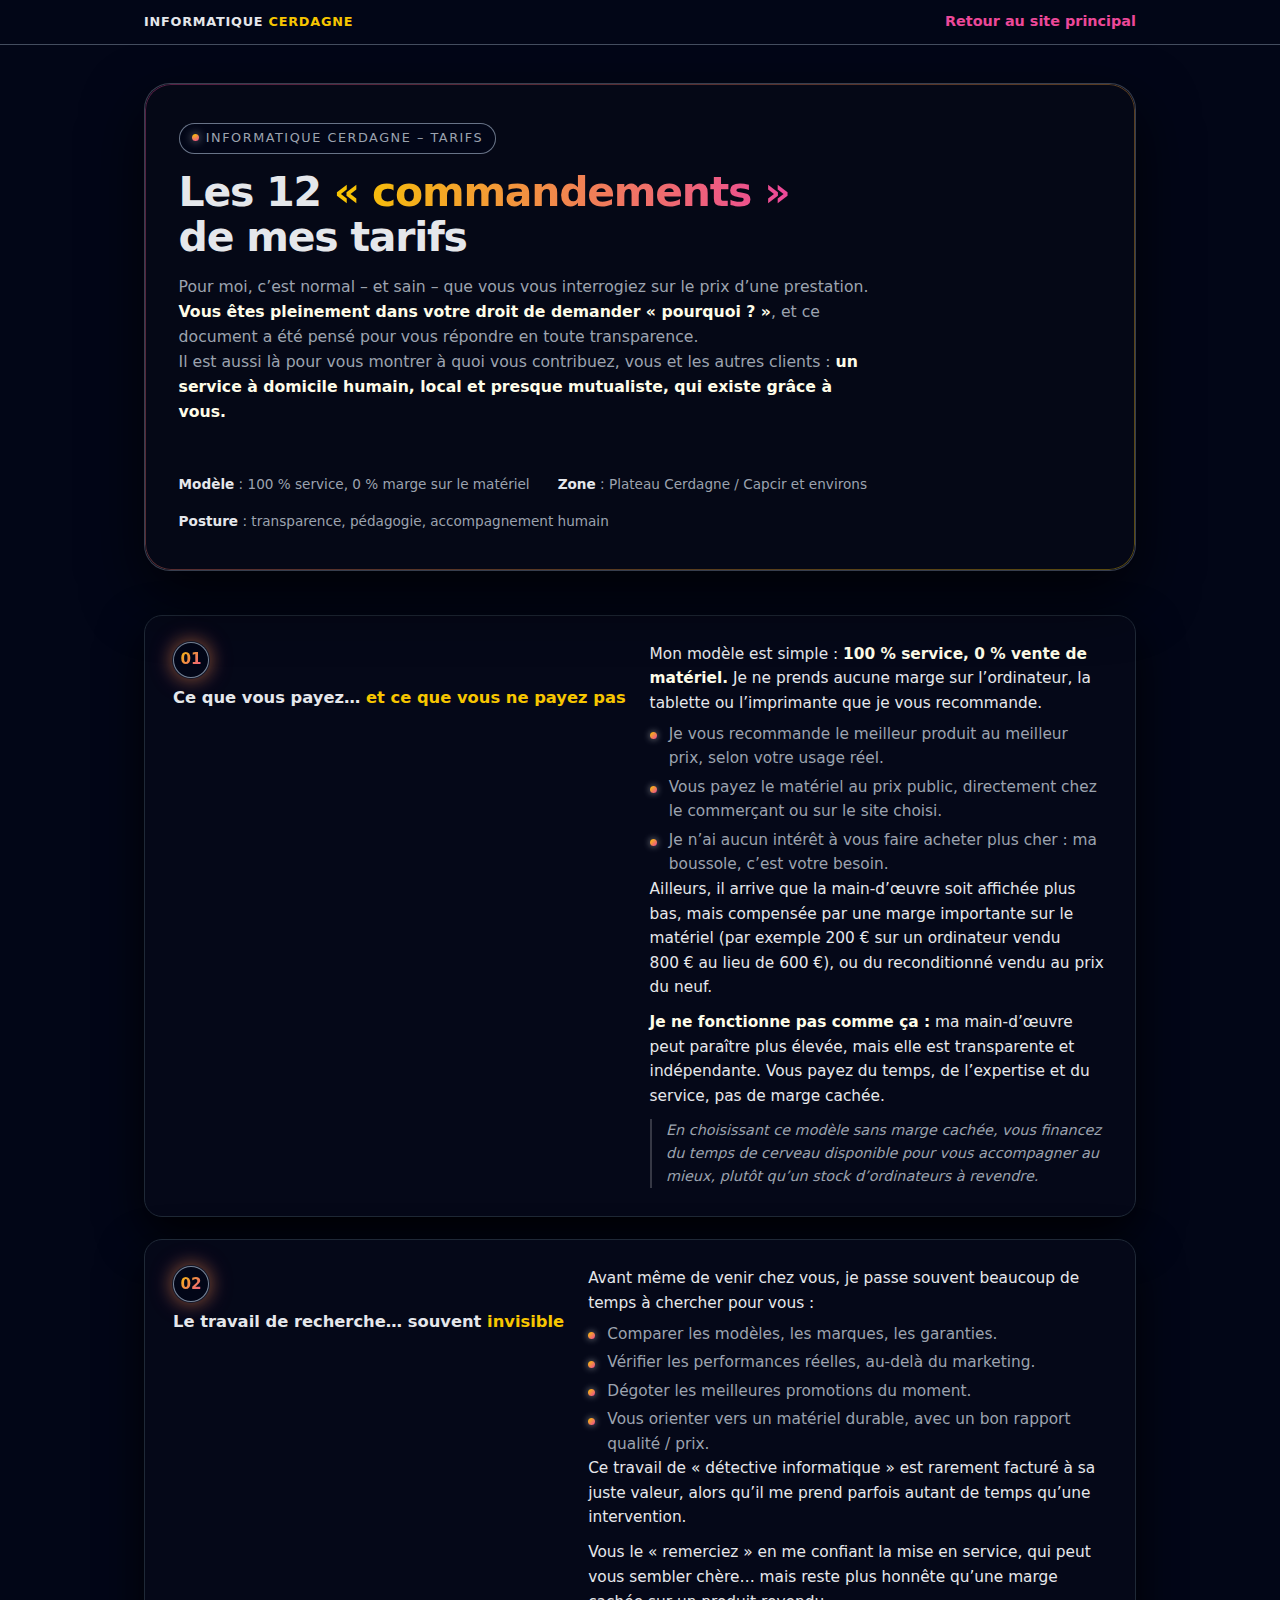
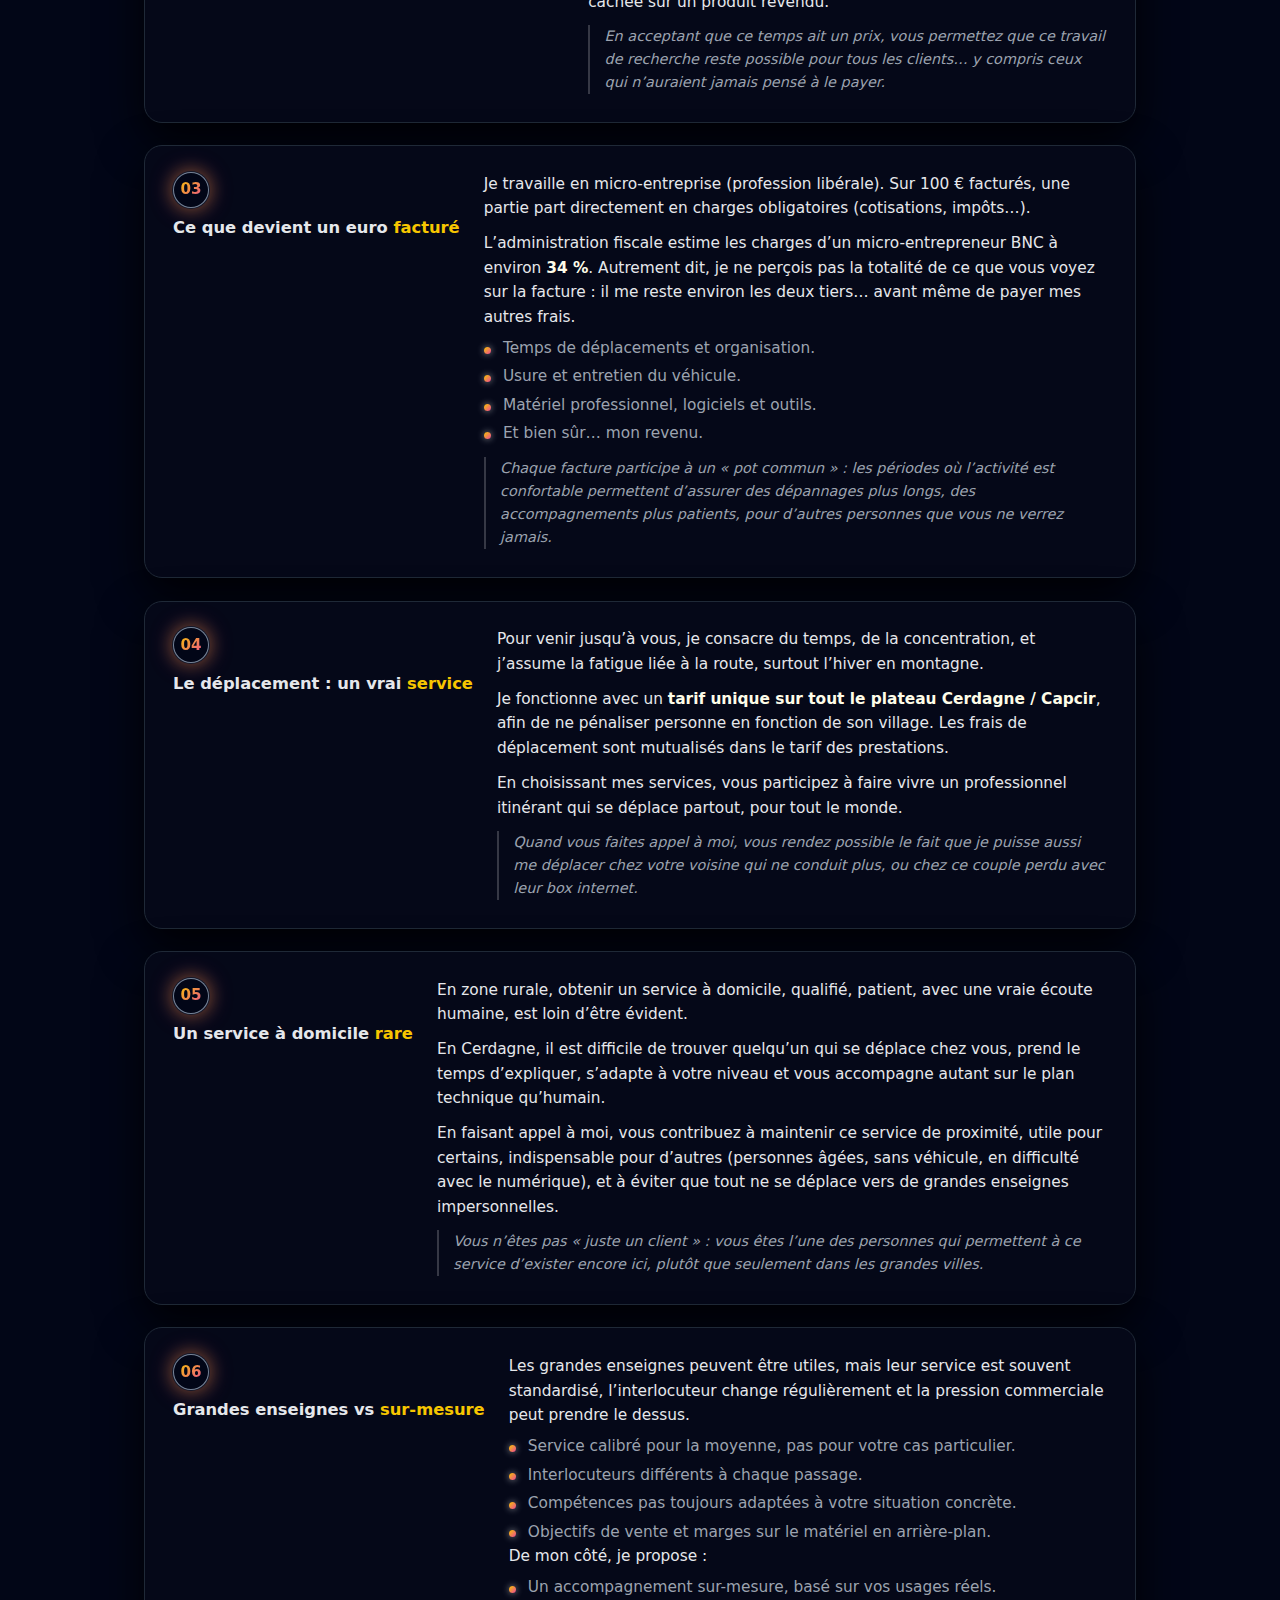
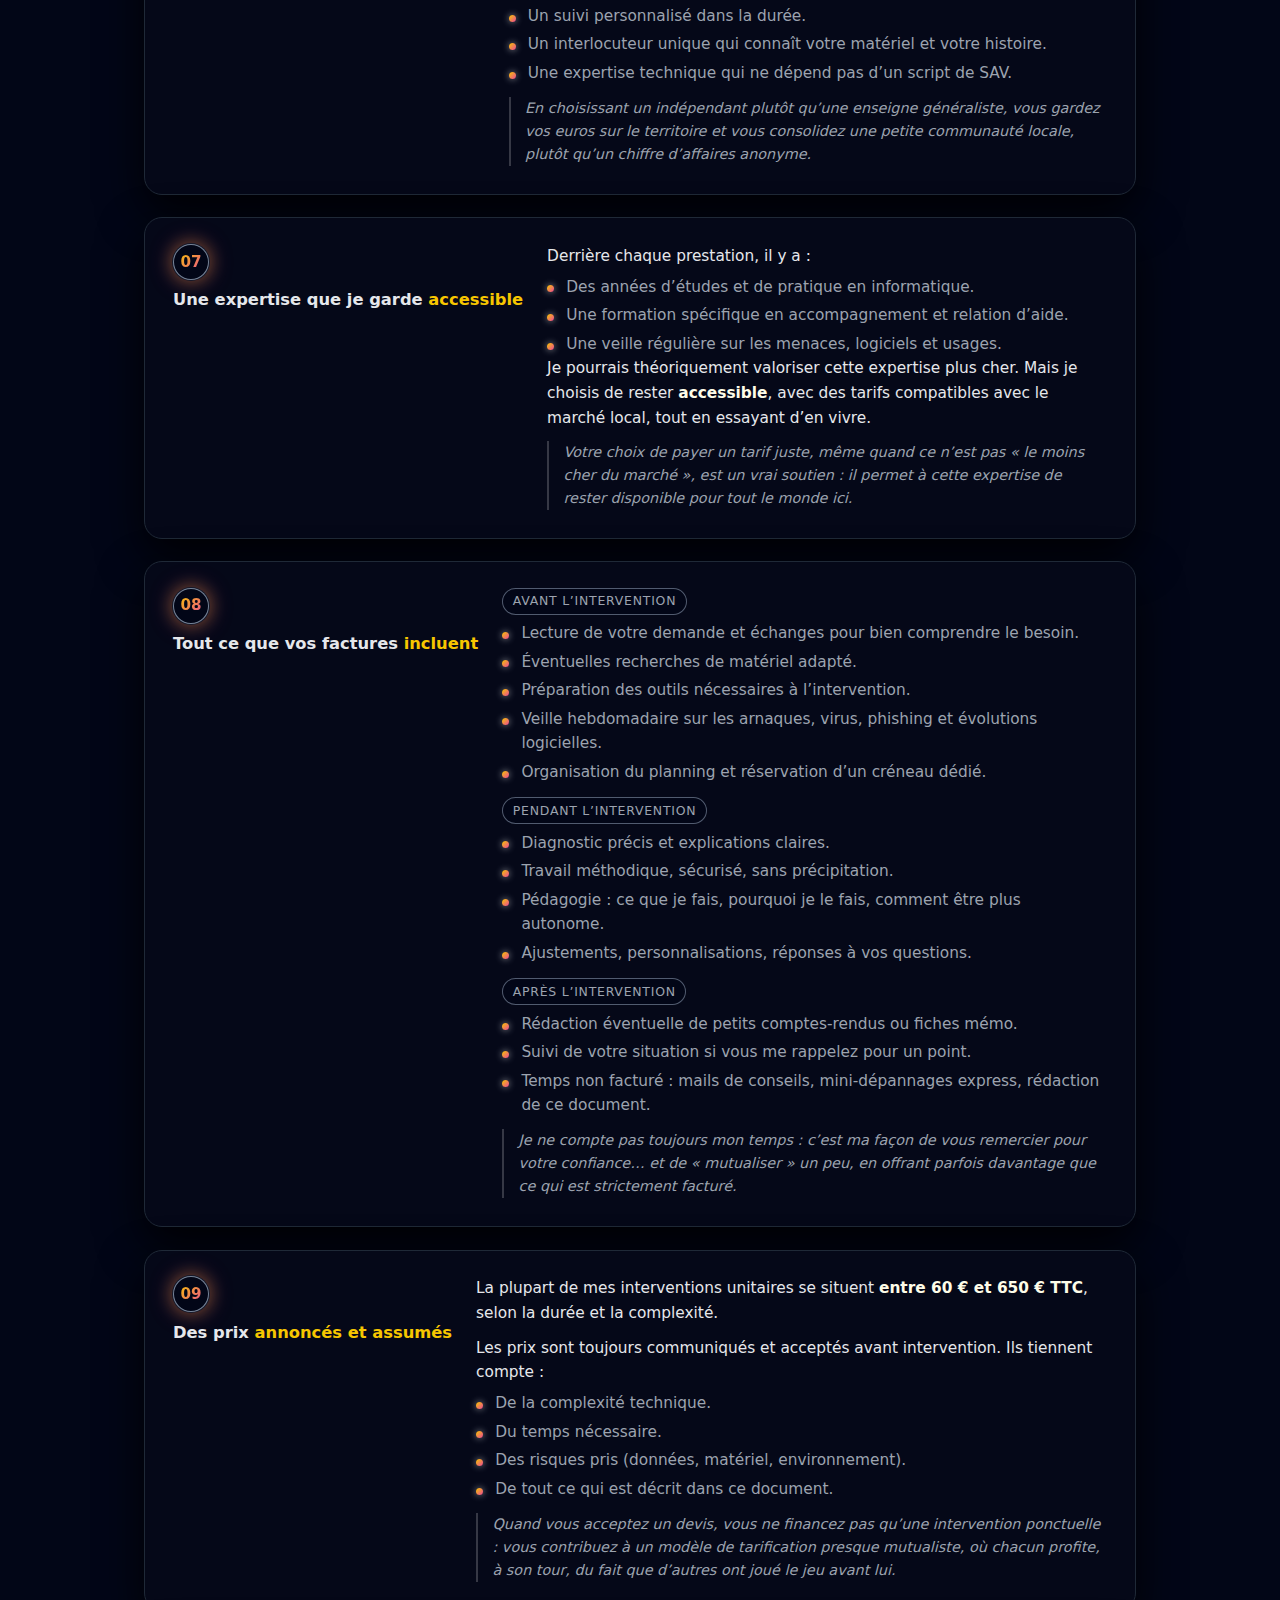
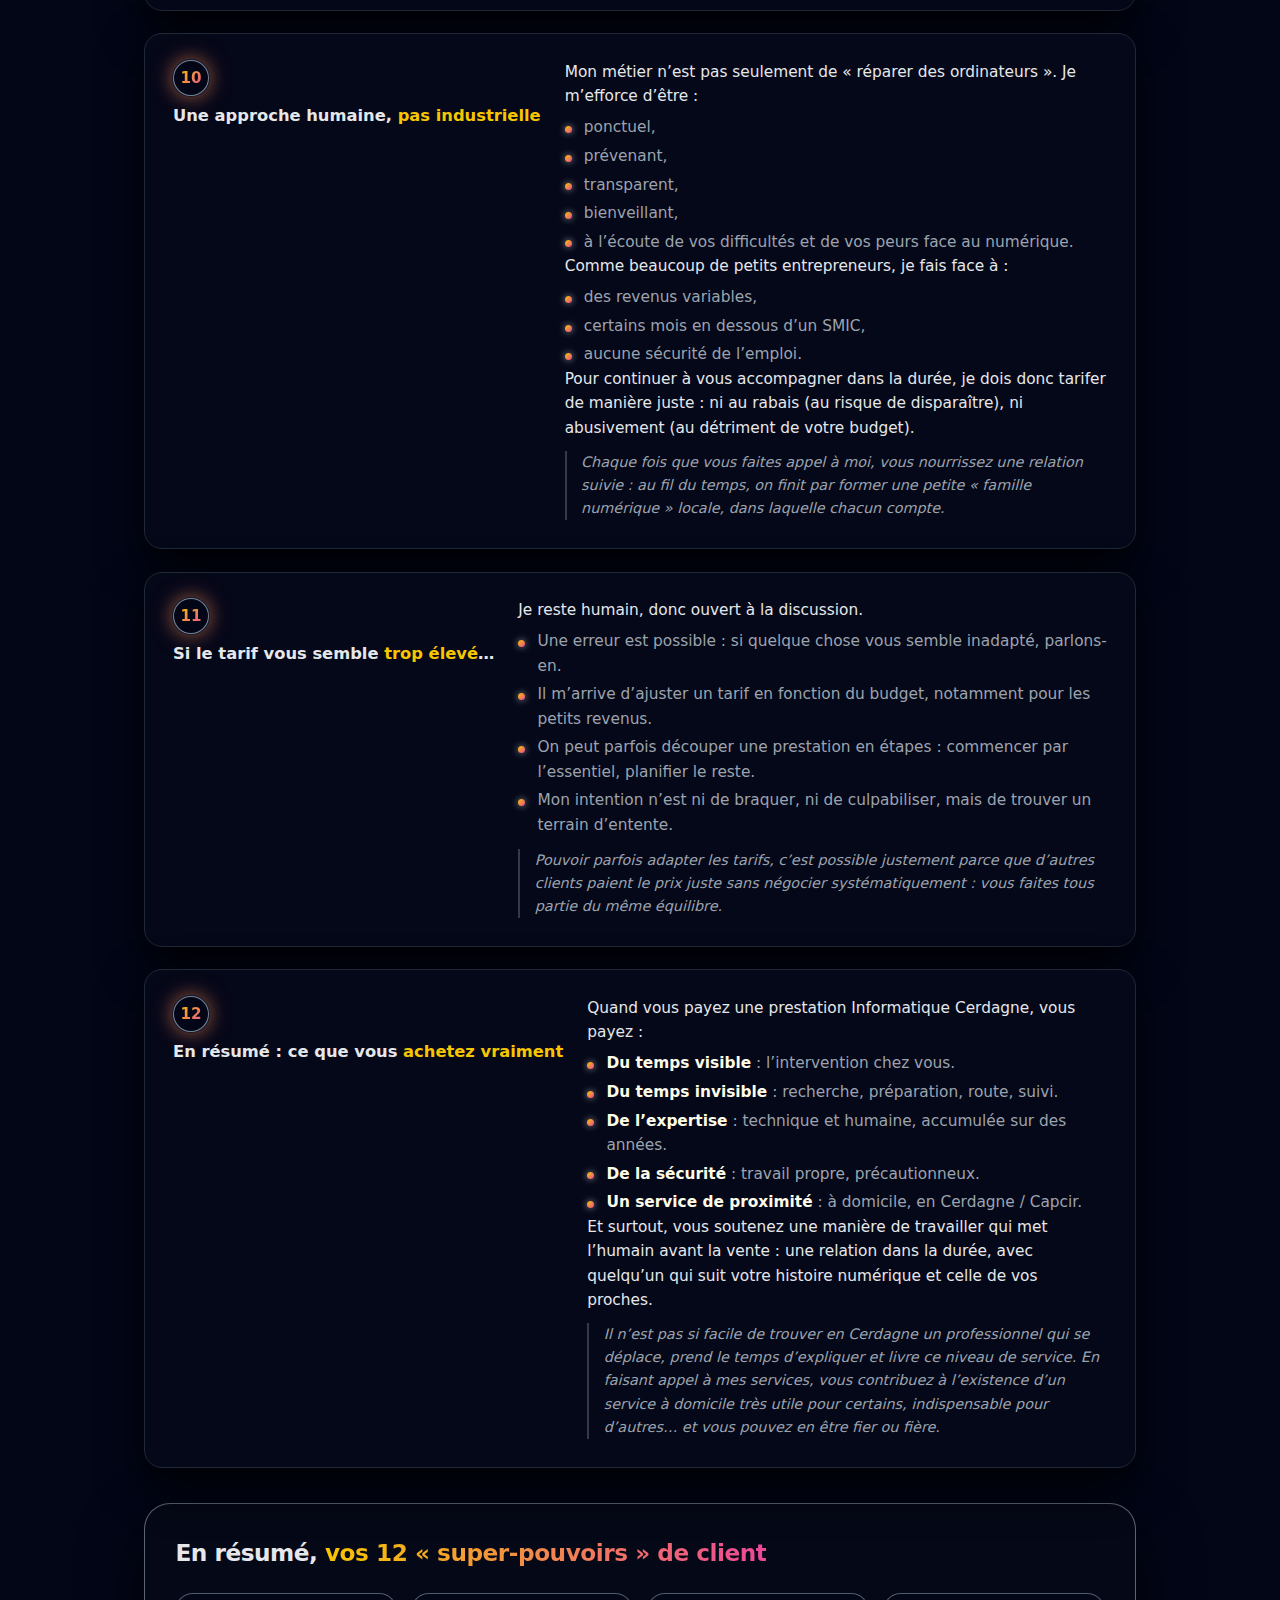
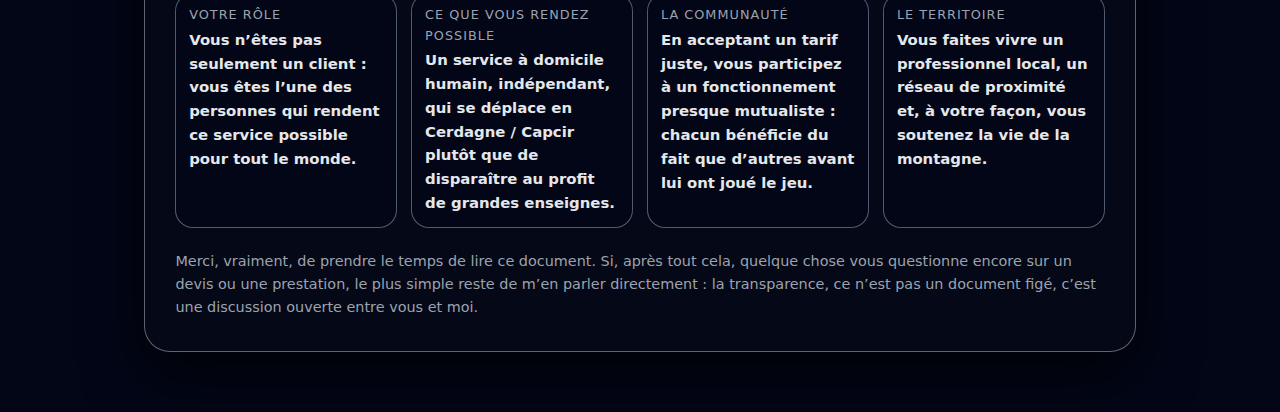
<file: tarifs.html>
<!DOCTYPE html>
<html lang="fr">
<head>
  <meta charset="UTF-8">
  <title>Les 12 « commandements » de mes tarifs – Informatique Cerdagne</title>
  <meta name="viewport" content="width=device-width, initial-scale=1">

  <style>
    :root {
      --bg: #020617;             /* bleu nuit très sombre */
      --card: #050816;
      --card-soft: #050818;
      --border-soft: #1f2937;
      --text: #e5e7eb;
      --muted: #9ca3af;
      --yellow: #f7c600;         /* jaune doré charte */
      --pink: #ec4899;           /* rose voiture */
      --radius-xl: 26px;
      --radius-lg: 18px;
      --shadow-soft: 0 24px 60px rgba(0, 0, 0, 0.75);
    }

    * { box-sizing: border-box; margin: 0; padding: 0; }
    html, body { height: 100%; }

    body {
      font-family: system-ui, -apple-system, BlinkMacSystemFont, "SF Pro Text",
        "Segoe UI", sans-serif;
      background: var(--bg);   /* fond uni */
      color: var(--text);
      line-height: 1.6;
    }

    /* ========= TOP BAR ========= */

    .top-bar {
      border-bottom: 1px solid rgba(148, 163, 184, 0.45);
      background: #020617;
      position: sticky;
      top: 0;
      z-index: 20;
    }

    .top-bar-inner {
      max-width: 1040px;
      margin: 0 auto;
      padding: 0.65rem 1.5rem;
      display: flex;
      align-items: center;
      justify-content: space-between;
      gap: 1rem;
    }

    .brand {
      font-weight: 700;
      letter-spacing: 0.06em;
      text-transform: uppercase;
      font-size: 0.8rem;
      color: #e5e7eb;
    }

    .brand span {
      color: var(--yellow);
    }

    a.premium {
      display: inline-flex;
      align-items: center;
      gap: 6px;
      font-weight: 600;
      text-decoration: none;
      position: relative;
      color: var(--pink);
      font-size: 0.9rem;
      white-space: nowrap;
    }

    a.premium::after {
      content: "";
      position: absolute;
      left: 0;
      bottom: -2px;
      width: 100%;
      height: 2px;
      border-radius: 999px;
      background: linear-gradient(90deg, var(--pink), var(--yellow));
      transform-origin: left;
      transform: scaleX(0);
      transition: transform 0.25s ease-out;
    }

    a.premium:hover::after,
    a.premium:focus-visible::after {
      transform: scaleX(1);
    }

    main {
      max-width: 1040px;
      margin: 0 auto;
      padding: 2.4rem 1.5rem 3.75rem;
    }

    /* ========= HERO ========= */

    header.hero {
      margin-bottom: 2.75rem;
      padding: 2.4rem 2.1rem 2.3rem;
      border-radius: var(--radius-xl);
      background: var(--card);
      box-shadow: var(--shadow-soft);
      border: 1px solid rgba(148, 163, 184, 0.35);
      position: relative;
      overflow: hidden;
    }

    .hero::before {
      content: "";
      position: absolute;
      inset: 0;
      border-radius: inherit;
      pointer-events: none;
      border: 1px solid transparent;
      background:
        linear-gradient(135deg, var(--pink), var(--yellow)) border-box;
      mask:
        linear-gradient(#000 0 0) padding-box,
        linear-gradient(#000 0 0);
      mask-composite: xor;
              mask-composite: exclude;
      opacity: 0.35;
    }

    .hero-inner {
      position: relative;
      z-index: 1;
      display: grid;
      gap: 1.65rem;
    }

    .badge {
      display: inline-flex;
      align-items: center;
      gap: 0.45rem;
      padding: 0.25rem 0.75rem 0.3rem;
      border-radius: 999px;
      font-size: 0.8rem;
      letter-spacing: 0.12em;
      text-transform: uppercase;
      background: #020617;
      color: var(--muted);
      border: 1px solid rgba(148, 163, 184, 0.7);
    }

    .badge-dot {
      width: 7px;
      height: 7px;
      border-radius: 999px;
      background: radial-gradient(circle at 30% 0%, var(--yellow), var(--pink));
      box-shadow: 0 0 10px rgba(248, 250, 252, 0.6);
    }

    h1 {
      font-size: clamp(2.2rem, 3.2vw, 2.8rem);
      line-height: 1.1;
      font-weight: 800;
      letter-spacing: -0.03em;
      margin: 1rem 0 0.85rem;
    }

    h1 span.accent {
      background: linear-gradient(90deg, var(--yellow), var(--pink));
      background-clip: text;
      color: transparent;
    }

    .hero-subtitle {
      max-width: 700px;
      color: var(--muted);
      font-size: 0.98rem;
      margin-bottom: 0.35rem;
    }

    .hero-subtitle strong {
      color: #fefce8;
      font-weight: 600;
    }

    .hero-meta {
      display: flex;
      flex-wrap: wrap;
      gap: 1rem 1.75rem;
      margin-top: 1.1rem;
      font-size: 0.85rem;
      color: var(--muted);
    }

    .hero-meta strong {
      color: var(--text);
      font-weight: 600;
    }

    /* ========= BLOC PRINCIPAL ========= */

    .grid {
      display: flex;
      flex-direction: column;
      gap: 1.4rem;
    }

    .block {
      border-radius: var(--radius-lg);
      background: var(--card-soft);
      border: 1px solid var(--border-soft);
      box-shadow: 0 18px 45px rgba(0, 0, 0, 0.85);
      padding: 1.6rem 1.75rem 1.75rem;
      display: grid;
      grid-template-columns: auto minmax(0, 1fr);
      column-gap: 1rem;
      row-gap: 0.5rem;
    }

    .block-header {
      display: flex;
      flex-direction: column;
      gap: 0.45rem;
      margin-right: 0.5rem;
    }

    .block-number {
      width: 36px;
      height: 36px;
      border-radius: 999px;
      background: #020617;
      display: inline-flex;
      align-items: center;
      justify-content: center;
      font-weight: 800;
      font-size: 0.95rem;
      color: #fefce8;
      border: 1px solid rgba(148, 163, 184, 0.8);
      box-shadow:
        0 0 0 1px rgba(15, 23, 42, 0.9),
        0 0 24px rgba(236, 72, 153, 0.4),
        0 0 18px rgba(247, 198, 0, 0.4);
    }

    .block-number span {
      background: linear-gradient(135deg, var(--yellow), var(--pink));
      background-clip: text;
      color: transparent;
    }

    .block-title {
      font-weight: 650;
      font-size: 1.02rem;
    }

    .block-title span {
      color: var(--yellow);
    }

    .block-body {
      font-size: 0.96rem;
      color: var(--text);
    }

    .block-body p + p {
      margin-top: 0.65rem;
    }

    .block-body ul {
      list-style: none;
      margin-top: 0.4rem;
      padding-left: 0;
    }

    .block-body li {
      position: relative;
      padding-left: 1.2rem;
      margin-top: 0.25rem;
      color: var(--muted);
    }

    .block-body li::before {
      content: "";
      position: absolute;
      left: 0;
      top: 0.7em;
      width: 7px;
      height: 7px;
      border-radius: 999px;
      background: linear-gradient(135deg, var(--yellow), var(--pink));
      box-shadow: 0 0 7px rgba(248, 250, 252, 0.6);
    }

    .highlight {
      font-weight: 600;
      color: #fefce8;
    }

    .quote {
      margin-top: 0.7rem;
      padding-left: 0.9rem;
      border-left: 2px solid rgba(248, 250, 252, 0.2);
      color: var(--muted);
      font-size: 0.9rem;
      font-style: italic;
    }

    .pill {
      display: inline-flex;
      align-items: center;
      gap: 0.35rem;
      border-radius: 999px;
      padding: 0.16rem 0.6rem;
      background: #020617;
      border: 1px solid rgba(148, 163, 184, 0.55);
      font-size: 0.78rem;
      letter-spacing: 0.06em;
      text-transform: uppercase;
      color: var(--muted);
    }

    /* ========= SYNTHÈSE ========= */

    .summary {
      margin-top: 2.2rem;
      padding: 1.9rem 1.9rem 2rem;
      border-radius: var(--radius-xl);
      background: #050816;
      border: 1px solid rgba(148, 163, 184, 0.6);
      box-shadow: var(--shadow-soft);
      display: grid;
      gap: 1.35rem;
    }

    .summary h2 {
      font-size: 1.45rem;
      letter-spacing: -0.02em;
    }

    .summary h2 span {
      background: linear-gradient(90deg, var(--yellow), var(--pink));
      background-clip: text;
      color: transparent;
    }

    .summary-grid {
      display: grid;
      grid-template-columns: repeat(auto-fit, minmax(190px, 1fr));
      gap: 0.9rem;
      font-size: 0.93rem;
    }

    .summary-item {
      padding: 0.7rem 0.8rem;
      border-radius: 18px;
      background: #020617;
      border: 1px solid rgba(148, 163, 184, 0.55);
    }

    .summary-item span {
      display: block;
      font-size: 0.8rem;
      text-transform: uppercase;
      letter-spacing: 0.08em;
      color: var(--muted);
      margin-bottom: 0.2rem;
    }

    .summary-item strong {
      font-weight: 600;
    }

    .summary-note {
      font-size: 0.9rem;
      color: var(--muted);
    }

    /* ========= PRINT ========= */

    @media print {
      body { background: #000; }
      .top-bar { display: none; }
      header.hero,
      .block,
      .summary {
        box-shadow: none;
      }
      .hero::before { opacity: 0.6; }
    }

    /* ========= RESPONSIVE ========= */

    @media (max-width: 720px) {
      .top-bar-inner {
        padding: 0.6rem 1.1rem;
        flex-direction: column;
        align-items: flex-start;
      }
      main {
        padding: 2.1rem 1.1rem 2.8rem;
      }
      header.hero {
        padding: 1.9rem 1.4rem 1.8rem;
      }
      .block {
        padding: 1.35rem 1.25rem 1.45rem;
        grid-template-columns: minmax(0, 1fr);
      }
      .block-header {
        flex-direction: row;
        align-items: center;
        margin-bottom: 0.4rem;
      }
    }
  </style>
</head>
<body>
  <header class="top-bar">
    <div class="top-bar-inner">
      <div class="brand">
        INFORMATIQUE <span>CERDAGNE</span>
      </div>
      <a href="index.html" class="premium">
        Retour au site principal
      </a>
    </div>
  </header>

  <main>
    <header class="hero">
      <div class="hero-inner">
        <div>
          <div class="badge">
            <span class="badge-dot"></span>
            Informatique Cerdagne – Tarifs
          </div>
          <h1>
            Les 12 <span class="accent">« commandements »</span><br>
            de mes tarifs
          </h1>
          <p class="hero-subtitle">
            Pour moi, c’est normal – et sain – que vous vous interrogiez sur le prix d’une prestation.
            <strong>Vous êtes pleinement dans votre droit de demander «&nbsp;pourquoi&nbsp;? »</strong>,
            et ce document a été pensé pour vous répondre en toute transparence.<br>
            Il est aussi là pour vous montrer à quoi vous contribuez, vous et les autres clients :
            <strong>un service à domicile humain, local et presque mutualiste, qui existe grâce à vous.</strong>
          </p>
        </div>
        <div class="hero-meta">
          <div><strong>Modèle</strong> : 100&nbsp;% service, 0&nbsp;% marge sur le matériel</div>
          <div><strong>Zone</strong> : Plateau Cerdagne / Capcir et environs</div>
          <div><strong>Posture</strong> : transparence, pédagogie, accompagnement humain</div>
        </div>
      </div>
    </header>

    <section class="grid" aria-label="Les 12 engagements tarifaires">

      <!-- 01 -->
      <article class="block">
        <div class="block-header">
          <div class="block-number"><span>01</span></div>
          <div class="block-title">Ce que vous payez… <span>et ce que vous ne payez pas</span></div>
        </div>
        <div class="block-body">
          <p>
            Mon modèle est simple : <span class="highlight">100&nbsp;% service, 0&nbsp;% vente de matériel.</span>
            Je ne prends aucune marge sur l’ordinateur, la tablette ou l’imprimante que je vous recommande.
          </p>
          <ul>
            <li>Je vous recommande le meilleur produit au meilleur prix, selon votre usage réel.</li>
            <li>Vous payez le matériel au prix public, directement chez le commerçant ou sur le site choisi.</li>
            <li>Je n’ai aucun intérêt à vous faire acheter plus cher : ma boussole, c’est votre besoin.</li>
          </ul>
          <p>
            Ailleurs, il arrive que la main-d’œuvre soit affichée plus bas, mais compensée
            par une marge importante sur le matériel (par exemple 200&nbsp;€ sur un ordinateur
            vendu 800&nbsp;€ au lieu de 600&nbsp;€), ou du reconditionné vendu au prix du neuf.
          </p>
          <p>
            <span class="highlight">Je ne fonctionne pas comme ça :</span> ma main-d’œuvre peut paraître plus élevée,
            mais elle est transparente et indépendante. Vous payez du temps, de l’expertise et du service,
            pas de marge cachée.
          </p>
          <p class="quote">
            En choisissant ce modèle sans marge cachée, vous financez du temps de cerveau disponible
            pour vous accompagner au mieux, plutôt qu’un stock d’ordinateurs à revendre.
          </p>
        </div>
      </article>

      <!-- 02 -->
      <article class="block">
        <div class="block-header">
          <div class="block-number"><span>02</span></div>
          <div class="block-title">Le travail de recherche… souvent <span>invisible</span></div>
        </div>
        <div class="block-body">
          <p>
            Avant même de venir chez vous, je passe souvent beaucoup de temps à chercher pour vous :
          </p>
          <ul>
            <li>Comparer les modèles, les marques, les garanties.</li>
            <li>Vérifier les performances réelles, au-delà du marketing.</li>
            <li>Dégoter les meilleures promotions du moment.</li>
            <li>Vous orienter vers un matériel durable, avec un bon rapport qualité / prix.</li>
          </ul>
          <p>
            Ce travail de «&nbsp;détective informatique&nbsp;» est rarement facturé à sa juste valeur,
            alors qu’il me prend parfois autant de temps qu’une intervention.
          </p>
          <p>
            Vous le «&nbsp;remerciez&nbsp;» en me confiant la mise en service,
            qui peut vous sembler chère… mais reste plus honnête qu’une marge cachée
            sur un produit revendu.
          </p>
          <p class="quote">
            En acceptant que ce temps ait un prix, vous permettez que ce travail de recherche reste possible
            pour tous les clients… y compris ceux qui n’auraient jamais pensé à le payer.
          </p>
        </div>
      </article>

      <!-- 03 -->
      <article class="block">
        <div class="block-header">
          <div class="block-number"><span>03</span></div>
          <div class="block-title">Ce que devient un euro <span>facturé</span></div>
        </div>
        <div class="block-body">
          <p>
            Je travaille en micro-entreprise (profession libérale). Sur 100&nbsp;€ facturés, une partie part
            directement en charges obligatoires (cotisations, impôts…).
          </p>
          <p>
            L’administration fiscale estime les charges d’un micro-entrepreneur BNC à environ
            <span class="highlight">34&nbsp;%</span>. Autrement dit, je ne perçois pas la totalité de ce que vous voyez
            sur la facture : il me reste environ les deux tiers… avant même de payer mes autres frais.
          </p>
          <ul>
            <li>Temps de déplacements et organisation.</li>
            <li>Usure et entretien du véhicule.</li>
            <li>Matériel professionnel, logiciels et outils.</li>
            <li>Et bien sûr… mon revenu.</li>
          </ul>
          <p class="quote">
            Chaque facture participe à un « pot commun » : les périodes où l’activité est confortable
            permettent d’assurer des dépannages plus longs, des accompagnements plus patients,
            pour d’autres personnes que vous ne verrez jamais.
          </p>
        </div>
      </article>

      <!-- 04 -->
      <article class="block">
        <div class="block-header">
          <div class="block-number"><span>04</span></div>
          <div class="block-title">Le déplacement : un vrai <span>service</span></div>
        </div>
        <div class="block-body">
          <p>
            Pour venir jusqu’à vous, je consacre du temps, de la concentration, et j’assume la fatigue
            liée à la route, surtout l’hiver en montagne.
          </p>
          <p>
            Je fonctionne avec un <span class="highlight">tarif unique sur tout le plateau Cerdagne / Capcir</span>,
            afin de ne pénaliser personne en fonction de son village. Les frais de déplacement sont
            mutualisés dans le tarif des prestations.
          </p>
          <p>
            En choisissant mes services, vous participez à faire vivre un professionnel itinérant
            qui se déplace partout, pour tout le monde.
          </p>
          <p class="quote">
            Quand vous faites appel à moi, vous rendez possible le fait que je puisse aussi me déplacer
            chez votre voisine qui ne conduit plus, ou chez ce couple perdu avec leur box internet.
          </p>
        </div>
      </article>

      <!-- 05 -->
      <article class="block">
        <div class="block-header">
          <div class="block-number"><span>05</span></div>
          <div class="block-title">Un service à domicile <span>rare</span></div>
        </div>
        <div class="block-body">
          <p>
            En zone rurale, obtenir un service à domicile, qualifié, patient, avec une vraie écoute humaine,
            est loin d’être évident.
          </p>
          <p>
            En Cerdagne, il est difficile de trouver quelqu’un qui se déplace chez vous, prend le temps
            d’expliquer, s’adapte à votre niveau et vous accompagne autant sur le plan technique
            qu’humain.
          </p>
          <p>
            En faisant appel à moi, vous contribuez à maintenir ce service de proximité,
            utile pour certains, indispensable pour d’autres (personnes âgées, sans véhicule, en difficulté
            avec le numérique), et à éviter que tout ne se déplace vers de grandes enseignes impersonnelles.
          </p>
          <p class="quote">
            Vous n’êtes pas « juste un client » : vous êtes l’une des personnes qui permettent
            à ce service d’exister encore ici, plutôt que seulement dans les grandes villes.
          </p>
        </div>
      </article>

      <!-- 06 -->
      <article class="block">
        <div class="block-header">
          <div class="block-number"><span>06</span></div>
          <div class="block-title">Grandes enseignes vs <span>sur-mesure</span></div>
        </div>
        <div class="block-body">
          <p>
            Les grandes enseignes peuvent être utiles, mais leur service est souvent standardisé,
            l’interlocuteur change régulièrement et la pression commerciale peut prendre le dessus.
          </p>
          <ul>
            <li>Service calibré pour la moyenne, pas pour votre cas particulier.</li>
            <li>Interlocuteurs différents à chaque passage.</li>
            <li>Compétences pas toujours adaptées à votre situation concrète.</li>
            <li>Objectifs de vente et marges sur le matériel en arrière-plan.</li>
          </ul>
          <p>
            De mon côté, je propose :
          </p>
          <ul>
            <li>Un accompagnement sur-mesure, basé sur vos usages réels.</li>
            <li>Un suivi personnalisé dans la durée.</li>
            <li>Un interlocuteur unique qui connaît votre matériel et votre histoire.</li>
            <li>Une expertise technique qui ne dépend pas d’un script de SAV.</li>
          </ul>
          <p class="quote">
            En choisissant un indépendant plutôt qu’une enseigne généraliste, vous gardez vos euros
            sur le territoire et vous consolidez une petite communauté locale, plutôt qu’un chiffre
            d’affaires anonyme.
          </p>
        </div>
      </article>

      <!-- 07 -->
      <article class="block">
        <div class="block-header">
          <div class="block-number"><span>07</span></div>
          <div class="block-title">Une expertise que je garde <span>accessible</span></div>
        </div>
        <div class="block-body">
          <p>
            Derrière chaque prestation, il y a :
          </p>
          <ul>
            <li>Des années d’études et de pratique en informatique.</li>
            <li>Une formation spécifique en accompagnement et relation d’aide.</li>
            <li>Une veille régulière sur les menaces, logiciels et usages.</li>
          </ul>
          <p>
            Je pourrais théoriquement valoriser cette expertise plus cher. Mais je choisis de rester
            <span class="highlight">accessible</span>, avec des tarifs compatibles avec le marché local,
            tout en essayant d’en vivre.
          </p>
          <p class="quote">
            Votre choix de payer un tarif juste, même quand ce n’est pas « le moins cher du marché »,
            est un vrai soutien : il permet à cette expertise de rester disponible pour tout le monde ici.
          </p>
        </div>
      </article>

      <!-- 08 -->
      <article class="block">
        <div class="block-header">
          <div class="block-number"><span>08</span></div>
          <div class="block-title">Tout ce que vos factures <span>incluent</span></div>
        </div>
        <div class="block-body">
          <p class="pill">Avant l’intervention</p>
          <ul>
            <li>Lecture de votre demande et échanges pour bien comprendre le besoin.</li>
            <li>Éventuelles recherches de matériel adapté.</li>
            <li>Préparation des outils nécessaires à l’intervention.</li>
            <li>Veille hebdomadaire sur les arnaques, virus, phishing et évolutions logicielles.</li>
            <li>Organisation du planning et réservation d’un créneau dédié.</li>
          </ul>

          <p class="pill" style="margin-top:0.8rem;">Pendant l’intervention</p>
          <ul>
            <li>Diagnostic précis et explications claires.</li>
            <li>Travail méthodique, sécurisé, sans précipitation.</li>
            <li>Pédagogie : ce que je fais, pourquoi je le fais, comment être plus autonome.</li>
            <li>Ajustements, personnalisations, réponses à vos questions.</li>
          </ul>

          <p class="pill" style="margin-top:0.8rem;">Après l’intervention</p>
          <ul>
            <li>Rédaction éventuelle de petits comptes-rendus ou fiches mémo.</li>
            <li>Suivi de votre situation si vous me rappelez pour un point.</li>
            <li>Temps non facturé : mails de conseils, mini-dépannages express, rédaction de ce document.</li>
          </ul>

          <p class="quote">
            Je ne compte pas toujours mon temps : c’est ma façon de vous remercier pour votre confiance…
            et de « mutualiser » un peu, en offrant parfois davantage que ce qui est strictement facturé.
          </p>
        </div>
      </article>

      <!-- 09 -->
      <article class="block">
        <div class="block-header">
          <div class="block-number"><span>09</span></div>
          <div class="block-title">Des prix <span>annoncés et assumés</span></div>
        </div>
        <div class="block-body">
          <p>
            La plupart de mes interventions unitaires se situent
            <span class="highlight">entre 60&nbsp;€ et 650&nbsp;€ TTC</span>,
            selon la durée et la complexité.
          </p>
          <p>
            Les prix sont toujours communiqués et acceptés avant intervention. Ils tiennent compte :
          </p>
          <ul>
            <li>De la complexité technique.</li>
            <li>Du temps nécessaire.</li>
            <li>Des risques pris (données, matériel, environnement).</li>
            <li>De tout ce qui est décrit dans ce document.</li>
          </ul>
          <p class="quote">
            Quand vous acceptez un devis, vous ne financez pas qu’une intervention ponctuelle :
            vous contribuez à un modèle de tarification presque mutualiste, où chacun profite,
            à son tour, du fait que d’autres ont joué le jeu avant lui.
          </p>
        </div>
      </article>

      <!-- 10 -->
      <article class="block">
        <div class="block-header">
          <div class="block-number"><span>10</span></div>
          <div class="block-title">Une approche humaine, <span>pas industrielle</span></div>
        </div>
        <div class="block-body">
          <p>
            Mon métier n’est pas seulement de «&nbsp;réparer des ordinateurs&nbsp;».
            Je m’efforce d’être :
          </p>
          <ul>
            <li>ponctuel,</li>
            <li>prévenant,</li>
            <li>transparent,</li>
            <li>bienveillant,</li>
            <li>à l’écoute de vos difficultés et de vos peurs face au numérique.</li>
          </ul>
          <p>
            Comme beaucoup de petits entrepreneurs, je fais face à :
          </p>
          <ul>
            <li>des revenus variables,</li>
            <li>certains mois en dessous d’un SMIC,</li>
            <li>aucune sécurité de l’emploi.</li>
          </ul>
          <p>
            Pour continuer à vous accompagner dans la durée, je dois donc tarifer de manière juste :
            ni au rabais (au risque de disparaître), ni abusivement (au détriment de votre budget).
          </p>
          <p class="quote">
            Chaque fois que vous faites appel à moi, vous nourrissez une relation suivie :
            au fil du temps, on finit par former une petite « famille numérique » locale,
            dans laquelle chacun compte.
          </p>
        </div>
      </article>

      <!-- 11 -->
      <article class="block">
        <div class="block-header">
          <div class="block-number"><span>11</span></div>
          <div class="block-title">Si le tarif vous semble <span>trop élevé</span>…</div>
        </div>
        <div class="block-body">
          <p>
            Je reste humain, donc ouvert à la discussion.
          </p>
          <ul>
            <li>Une erreur est possible : si quelque chose vous semble inadapté, parlons-en.</li>
            <li>Il m’arrive d’ajuster un tarif en fonction du budget, notamment pour les petits revenus.</li>
            <li>On peut parfois découper une prestation en étapes : commencer par l’essentiel, planifier le reste.</li>
            <li>Mon intention n’est ni de braquer, ni de culpabiliser, mais de trouver un terrain d’entente.</li>
          </ul>
          <p class="quote">
            Pouvoir parfois adapter les tarifs, c’est possible justement parce que d’autres clients
            paient le prix juste sans négocier systématiquement : vous faites tous partie du même équilibre.
          </p>
        </div>
      </article>

      <!-- 12 -->
      <article class="block">
        <div class="block-header">
          <div class="block-number"><span>12</span></div>
          <div class="block-title">En résumé : ce que vous <span>achetez vraiment</span></div>
        </div>
        <div class="block-body">
          <p>
            Quand vous payez une prestation Informatique Cerdagne, vous payez :
          </p>
          <ul>
            <li><span class="highlight">Du temps visible</span> : l’intervention chez vous.</li>
            <li><span class="highlight">Du temps invisible</span> : recherche, préparation, route, suivi.</li>
            <li><span class="highlight">De l’expertise</span> : technique et humaine, accumulée sur des années.</li>
            <li><span class="highlight">De la sécurité</span> : travail propre, précautionneux.</li>
            <li><span class="highlight">Un service de proximité</span> : à domicile, en Cerdagne / Capcir.</li>
          </ul>
          <p>
            Et surtout, vous soutenez une manière de travailler qui met l’humain avant la vente :
            une relation dans la durée, avec quelqu’un qui suit votre histoire numérique et celle
            de vos proches.
          </p>
          <p class="quote">
            Il n’est pas si facile de trouver en Cerdagne un professionnel qui se déplace, prend le temps
            d’expliquer et livre ce niveau de service. En faisant appel à mes services, vous contribuez
            à l’existence d’un service à domicile très utile pour certains, indispensable pour d’autres…
            et vous pouvez en être fier ou fière.
          </p>
        </div>
      </article>
    </section>

    <section class="summary" aria-label="Synthèse">
      <h2>En résumé, <span>vos 12 « super-pouvoirs » de client</span></h2>
      <div class="summary-grid">
        <div class="summary-item">
          <span>Votre rôle</span>
          <strong>Vous n’êtes pas seulement un client : vous êtes l’une des personnes qui rendent ce service possible pour tout le monde.</strong>
        </div>
        <div class="summary-item">
          <span>Ce que vous rendez possible</span>
          <strong>Un service à domicile humain, indépendant, qui se déplace en Cerdagne / Capcir plutôt que de disparaître au profit de grandes enseignes.</strong>
        </div>
        <div class="summary-item">
          <span>La communauté</span>
          <strong>En acceptant un tarif juste, vous participez à un fonctionnement presque mutualiste : chacun bénéficie du fait que d’autres avant lui ont joué le jeu.</strong>
        </div>
        <div class="summary-item">
          <span>Le territoire</span>
          <strong>Vous faites vivre un professionnel local, un réseau de proximité et, à votre façon, vous soutenez la vie de la montagne.</strong>
        </div>
      </div>
      <p class="summary-note">
        Merci, vraiment, de prendre le temps de lire ce document.
        Si, après tout cela, quelque chose vous questionne encore sur un devis ou une prestation,
        le plus simple reste de m’en parler directement : la transparence, ce n’est pas un document figé,
        c’est une discussion ouverte entre vous et moi.
      </p>
    </section>
  </main>
</body>
</html>
</file>
